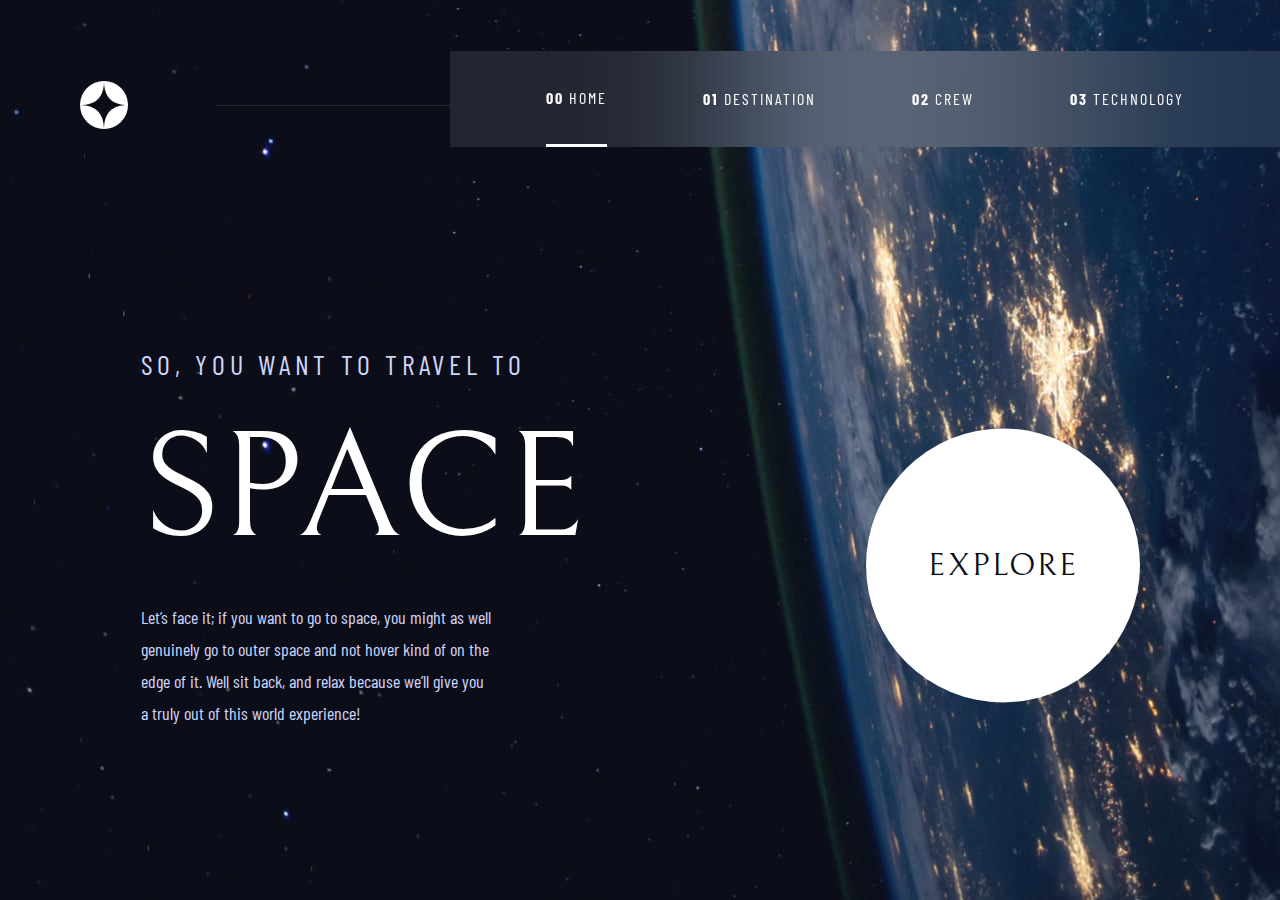
<file: index.html>
<!DOCTYPE html>
<html lang="en">
<head>
  <meta charset="UTF-8">
  <meta name="viewport" content="width=device-width, initial-scale=1.0">

  <link rel="icon" type="image/png" sizes="32x32" href="./assets/favicon-32x32.png">
  <link rel="preconnect" href="https://fonts.googleapis.com">
  <link rel="preconnect" href="https://fonts.gstatic.com" crossorigin>
  <link href="https://fonts.googleapis.com/css2?family=Barlow+Condensed&family=Merriweather&family=Montserrat:ital,wght@1,200&family=Sacramento&family=Ubuntu&display=swap" rel="stylesheet"> 
  <link rel="preconnect" href="https://fonts.googleapis.com">
  <link rel="preconnect" href="https://fonts.gstatic.com" crossorigin>
  <link href="https://fonts.googleapis.com/css2?family=Barlow+Condensed&family=Bellefair&family=Merriweather&family=Montserrat:ital,wght@1,200&family=Sacramento&family=Ubuntu&display=swap" rel="stylesheet"> 
  <title>Home | Space tourism website</title>
  <link rel="stylesheet" href="home.css">
</head>
<body>
  <div class="line"></div>
  <div class="navbar">
   <div class="logo">
    <img class="log" src="assets/shared/logo.svg">
   </div>
   <button class="burger" aria-controls="navtabs" aria-expanded="false">
    </button>
   <div id="navtabs" class="tabs" data-visible="false">
     <div class="first"></div>
     <div class="hometab ltab atab"><a href="#"><strong>00</strong> HOME</div></a>
     <div class="destinationtab ltab tab"><a href="destination-moon.html"><strong>01</strong> DESTINATION</div></a>
     <div class="crewtab ltab tab"><a href="crew-commander.html"><strong>02</strong> CREW</div></a>
     <div class="techtab ltab tab"><a href="technology-vehicle.html"><strong>03</strong> TECHNOLOGY</div></a>
    </div>
 </div>
 <div class="content">
   <div class="body1">
     <h5>SO, YOU WANT TO TRAVEL TO</h5>
     <h1>SPACE</h1>
     <p>Let’s face it; if you want to go to space, you might as well genuinely go to outer space and not hover kind of on the edge of it. Well sit back, and relax because we’ll give you a truly out of this world experience!</p>
    </div>
     <a class="exphov" href="destination-moon.html"> 
    <div class="exp">
      <p>EXPLORE</p>
      <div class="hov"></div>
    </div>
   </a>
  </div>
  <script src="script.js"></script>
</body>
</html>
</file>
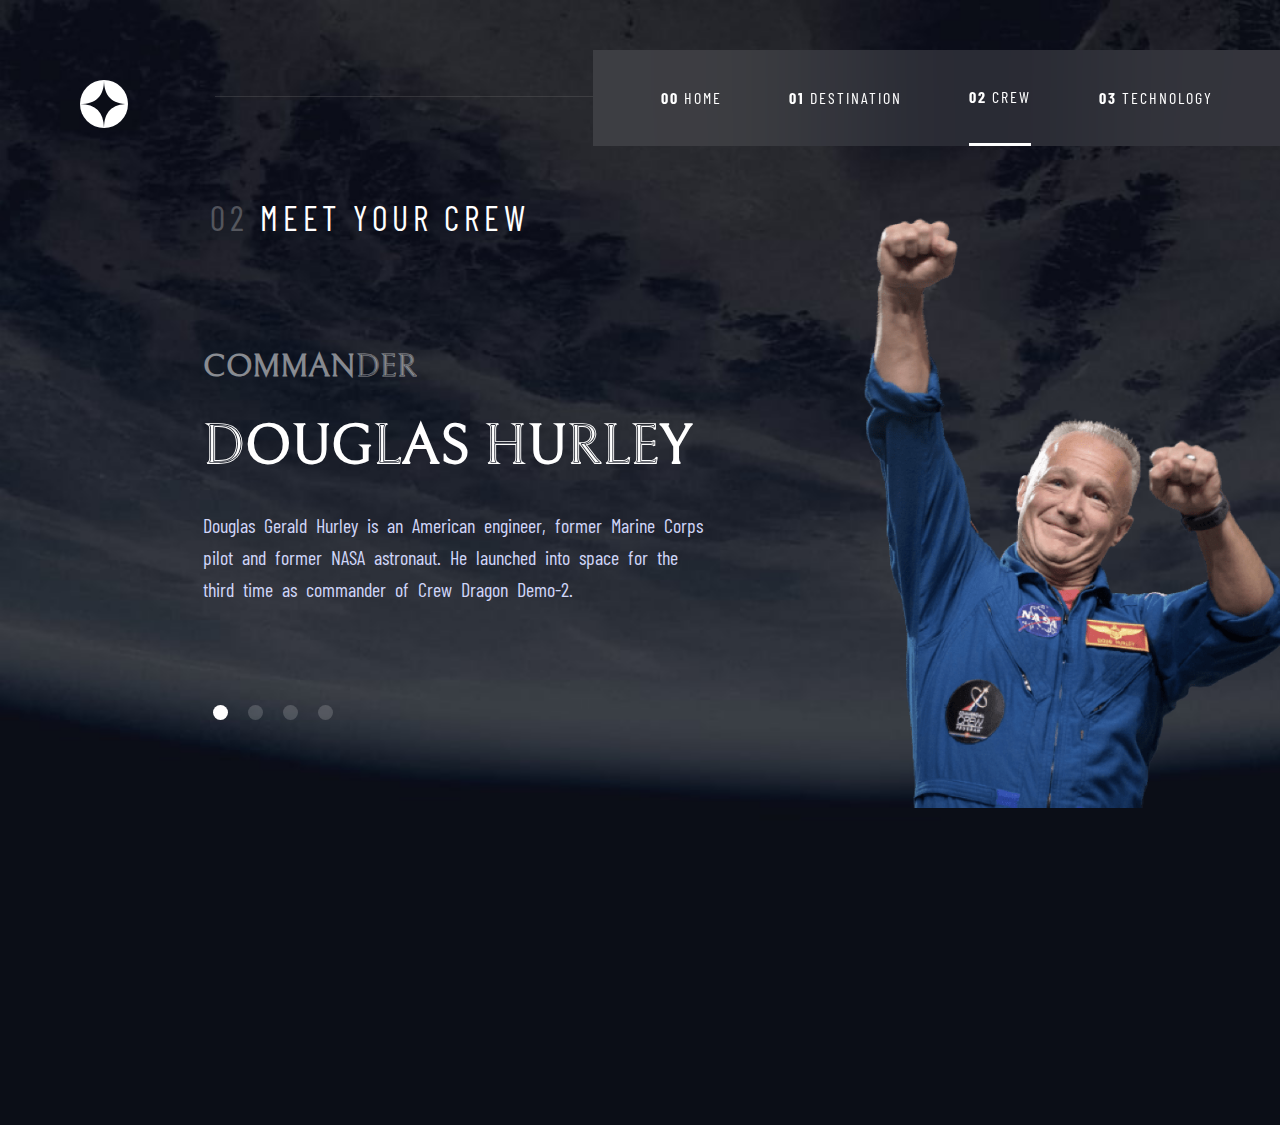
<file: crew-commander.html>
<!DOCTYPE html>
<html lang="en">
<head>
  <meta charset="UTF-8">
  <meta name="viewport" content="width=device-width, initial-scale=1.0">

  <link rel="icon" type="image/png" sizes="32x32" href="./assets/favicon-32x32.png">
  <link rel="preconnect" href="https://fonts.googleapis.com">
  <link rel="preconnect" href="https://fonts.gstatic.com" crossorigin>
  <link href="https://fonts.googleapis.com/css2?family=Barlow+Condensed&family=Merriweather&family=Montserrat:ital,wght@1,200&family=Sacramento&family=Ubuntu&display=swap" rel="stylesheet"> 
  <link rel="preconnect" href="https://fonts.googleapis.com">
  <link rel="preconnect" href="https://fonts.gstatic.com" crossorigin>
  <link href="https://fonts.googleapis.com/css2?family=Barlow+Condensed&family=Bellefair&family=Merriweather&family=Montserrat:ital,wght@1,200&family=Sacramento&family=Ubuntu&display=swap" rel="stylesheet"> 
  <title>Crew | Commander</title>
  <link rel="stylesheet" href="crew.css">
</head>
<body>
  <div class="navbar">
    <div class="logo">
     <img class="log" src="assets/shared/logo.svg">
    </div>
    <button class="burger" aria-controls="navtabs" aria-expanded="false">
    </button>
    <div id="navtabs" class="tabs" data-visible="false">
      <div class="first"></div>
      <div class="hometab tab"><a href="index.html"><strong>00</strong> HOME</div></a>
      <div class="destinationtab tab"><a href="destination-moon.html"><strong>01</strong> DESTINATION</div></a>
      <div class="crewtab atab"><a href="#"><strong>02</strong> CREW</div></a>
      <div class="techtab tab"><a href="technology-vehicle.html"><strong>03</strong> TECHNOLOGY</div></a>
     </div>
  </div>
  <div class="line"></div>
  

  <h5><span>02</span> MEET YOUR CREW</h5>

  <div class="content">
    <div class="body1">
      <h2>COMMANDER</h2>
      <h3>DOUGLAS HURLEY</h3>
      <p>Douglas Gerald Hurley is an American engineer, former Marine Corps pilot and former NASA astronaut. He launched into space for the third time as commander of Crew Dragon Demo-2.
      </p>
      <div class="sliders">
        <a href="#"><div class="active btn1"></div></a>
        <a href="crew-specialist.html"><div class="notact btn2"></div></a>
        <a href="crew-pilot.html"><div class="notact btn3"></div></a>
        <a href="crew-engineer.html"><div class="notact btn4"></div></a>
      </div>
    </div>
     <div class="pic">
       <img class="imag" src="assets/crew/image-douglas-hurley.png" height="590px" alt="">
     </div>
  </div>
  <script src="script.js"></script>
</body>
</html>
</file>
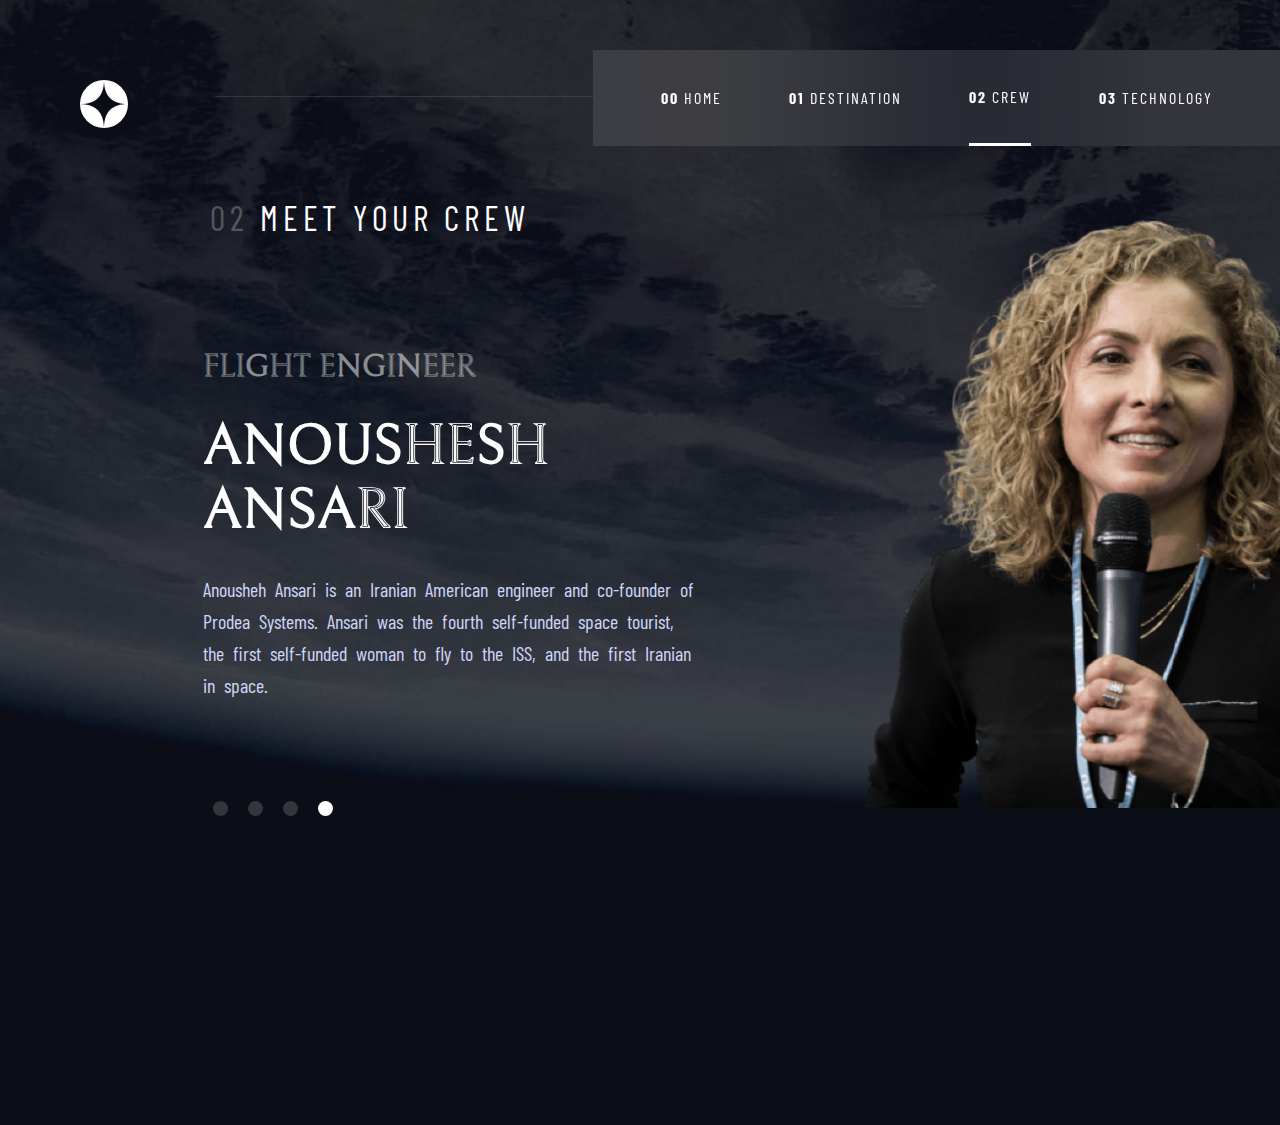
<file: crew-engineer.html>
<!DOCTYPE html>
<html lang="en">
<head>
  <meta charset="UTF-8">
  <meta name="viewport" content="width=device-width, initial-scale=1.0">

  <link rel="icon" type="image/png" sizes="32x32" href="./assets/favicon-32x32.png">
  <link rel="preconnect" href="https://fonts.googleapis.com">
  <link rel="preconnect" href="https://fonts.gstatic.com" crossorigin>
  <link href="https://fonts.googleapis.com/css2?family=Barlow+Condensed&family=Merriweather&family=Montserrat:ital,wght@1,200&family=Sacramento&family=Ubuntu&display=swap" rel="stylesheet"> 
  <link rel="preconnect" href="https://fonts.googleapis.com">
  <link rel="preconnect" href="https://fonts.gstatic.com" crossorigin>
  <link href="https://fonts.googleapis.com/css2?family=Barlow+Condensed&family=Bellefair&family=Merriweather&family=Montserrat:ital,wght@1,200&family=Sacramento&family=Ubuntu&display=swap" rel="stylesheet"> 
  <title>Crew | Engineer</title>
  <link rel="stylesheet" href="crew.css">
</head>
<body>
  <div class="navbar">
    <div class="logo">
     <img class="log" src="assets/shared/logo.svg">
    </div>
    <button class="burger" aria-controls="navtabs" aria-expanded="false">
    </button>
    <div id="navtabs" class="tabs" data-visible="false">
      <div class="first"></div>
      <div class="hometab tab"><a href="index.html"><strong>00</strong> HOME</div></a>
      <div class="destinationtab tab"><a href="destination-moon.html"><strong>01</strong> DESTINATION</div></a>
      <div class="crewtab atab"><a href="#"><strong>02</strong> CREW</div></a>
      <div class="techtab tab"><a href="technology-vehicle.html"><strong>03</strong> TECHNOLOGY</div></a>
     </div>
  </div>
  <div class="line"></div>
  

  <h5><span>02</span> MEET YOUR CREW</h5>

  <div class="content">
    <div class="body1">
      <h2>FLIGHT ENGINEER</h2>
      <h3>ANOUSHESH ANSARI</h3>
      <p>Anousheh Ansari is an Iranian American engineer and co-founder of Prodea Systems. Ansari was the fourth self-funded space tourist, the first self-funded woman to fly to the ISS, and the first Iranian in space. 
      </p>
      <div class="sliders">
        <a href="crew-commander.html"><div class="notact btn1"></div></a>
        <a href="crew-specialist.html"><div class="notact btn2"></div></a>
        <a href="crew-pilot.html"><div class="notact btn3"></div></a>
        <a href="#"><div class="active btn4"></div></a>
      </div>
    </div>
     <div class="pic">
       <img class="imag" src="assets/crew/image-anousheh-ansari.png" height="590px" alt="">
     </div>
  </div>
  <script src="script.js"></script>
</body>
</html>
</file>
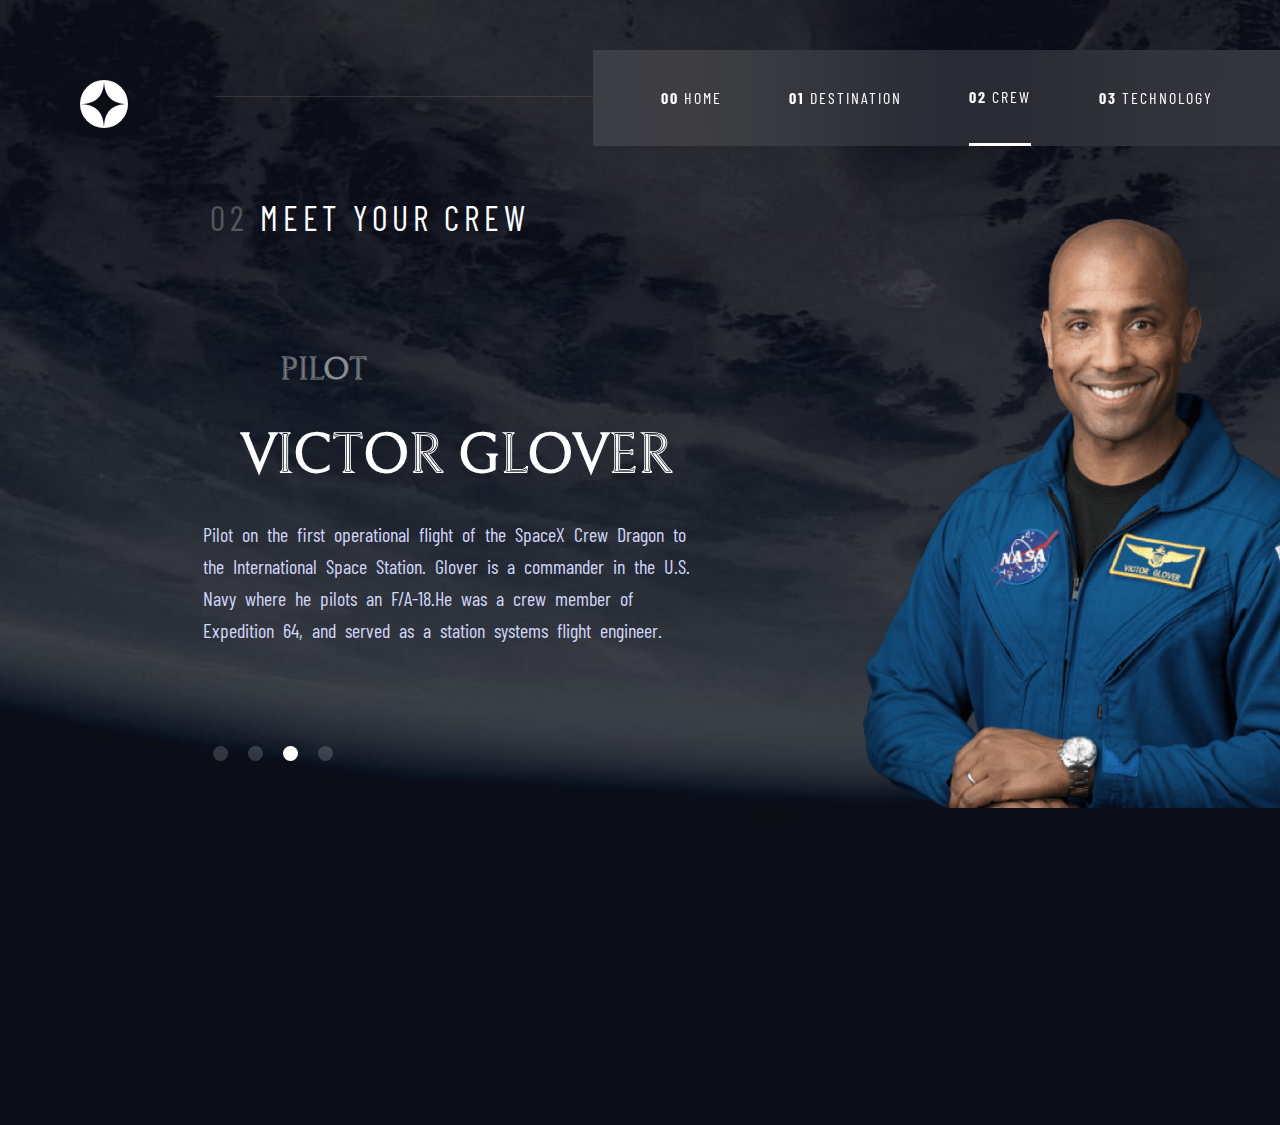
<file: crew-pilot.html>
<!DOCTYPE html>
<html lang="en">
<head>
  <meta charset="UTF-8">
  <meta name="viewport" content="width=device-width, initial-scale=1.0">

  <link rel="icon" type="image/png" sizes="32x32" href="./assets/favicon-32x32.png">
  <link rel="preconnect" href="https://fonts.googleapis.com">
  <link rel="preconnect" href="https://fonts.gstatic.com" crossorigin>
  <link href="https://fonts.googleapis.com/css2?family=Barlow+Condensed&family=Merriweather&family=Montserrat:ital,wght@1,200&family=Sacramento&family=Ubuntu&display=swap" rel="stylesheet"> 
  <link rel="preconnect" href="https://fonts.googleapis.com">
  <link rel="preconnect" href="https://fonts.gstatic.com" crossorigin>
  <link href="https://fonts.googleapis.com/css2?family=Barlow+Condensed&family=Bellefair&family=Merriweather&family=Montserrat:ital,wght@1,200&family=Sacramento&family=Ubuntu&display=swap" rel="stylesheet"> 
  <title>Crew | Pilot</title>
  <link rel="stylesheet" href="crew.css">
</head>
<body>
  <div class="navbar">
    <div class="logo">
     <img class="log" src="assets/shared/logo.svg">
    </div>
    <button class="burger" aria-controls="navtabs" aria-expanded="false">
    </button>
    <div id="navtabs" class="tabs" data-visible="false">
      <div class="first"></div>
      <div class="hometab tab"><a href="index.html"><strong>00</strong> HOME</div></a>
      <div class="destinationtab tab"><a href="destination-moon.html"><strong>01</strong> DESTINATION</div></a>
      <div class="crewtab atab"><a href="#"><strong>02</strong> CREW</div></a>
      <div class="techtab tab"><a href="technology-vehicle.html"><strong>03</strong> TECHNOLOGY</div></a>
     </div>
  </div>
  <div class="line"></div>
  

  <h5><span>02</span> MEET YOUR CREW</h5>

  <div class="content">
    <div class="body1">
      <h2><span class="pilotspan">...........</span>PILOT</h2>
      <h3><span class="pilotspan">..</span> VICTOR GLOVER</h3>
      <p>Pilot on the first operational flight of the SpaceX Crew Dragon to the International Space Station. Glover is a commander in the U.S. Navy where he pilots an F/A-18.He was a crew member of Expedition 64, and served as a station systems flight engineer. 
      </p>
      <div class="sliders">
        <a href="crew-commander.html"><div class="notact btn1"></div></a>
        <a href="crew-specialist.html"><div class="notact btn2"></div></a>
        <a href="#"><div class="active btn3"></div></a>
        <a href="crew-engineer.html"><div class="notact btn4"></div></a>
      </div>
    </div>
     <div class="pic">
       <img class="imag" src="assets/crew/image-victor-glover.png" height="590px" alt="">
     </div>
  </div>
  <script src="script.js"></script>
</body>
</html>
</file>
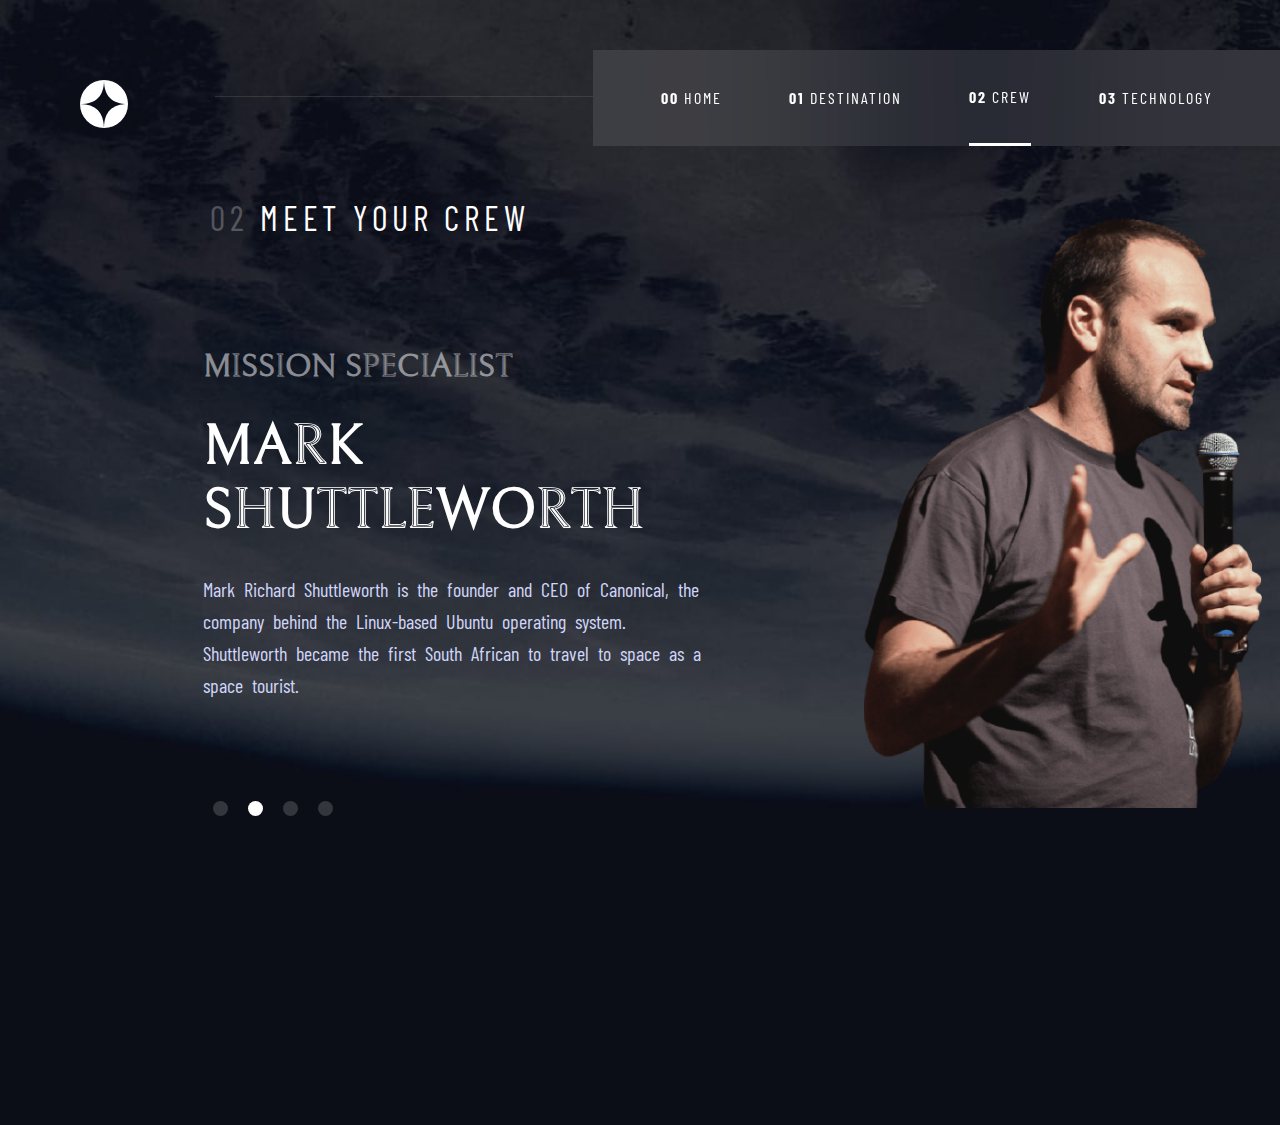
<file: crew-specialist.html>
<!DOCTYPE html>
<html lang="en">
<head>
  <meta charset="UTF-8">
  <meta name="viewport" content="width=device-width, initial-scale=1.0">

  <link rel="icon" type="image/png" sizes="32x32" href="./assets/favicon-32x32.png">
  <link rel="preconnect" href="https://fonts.googleapis.com">
  <link rel="preconnect" href="https://fonts.gstatic.com" crossorigin>
  <link href="https://fonts.googleapis.com/css2?family=Barlow+Condensed&family=Merriweather&family=Montserrat:ital,wght@1,200&family=Sacramento&family=Ubuntu&display=swap" rel="stylesheet"> 
  <link rel="preconnect" href="https://fonts.googleapis.com">
  <link rel="preconnect" href="https://fonts.gstatic.com" crossorigin>
  <link href="https://fonts.googleapis.com/css2?family=Barlow+Condensed&family=Bellefair&family=Merriweather&family=Montserrat:ital,wght@1,200&family=Sacramento&family=Ubuntu&display=swap" rel="stylesheet"> 
  <title>Crew | Specialist</title>
  <link rel="stylesheet" href="crew.css">
</head>
<body>
  <div class="navbar">
    <div class="logo">
     <img class="log" src="assets/shared/logo.svg">
    </div>
    <button class="burger" aria-controls="navtabs" aria-expanded="false">
    </button>
    <div id="navtabs" class="tabs" data-visible="false">
      <div class="first"></div>
      <div class="hometab tab"><a href="index.html"><strong>00</strong> HOME</div></a>
      <div class="destinationtab tab"><a href="destination-moon.html"><strong>01</strong> DESTINATION</div></a>
      <div class="crewtab atab"><a href="#"><strong>02</strong> CREW</div></a>
      <div class="techtab tab"><a href="technology-vehicle.html"><strong>03</strong> TECHNOLOGY</div></a>
     </div>
  </div>
  <div class="line"></div>
  

  <h5><span>02</span> MEET YOUR CREW</h5>

  <div class="content">
    <div class="body1">
      <h2>MISSION SPECIALIST</h2>
      <h3>MARK SHUTTLEWORTH</h3>
      <p>Mark Richard Shuttleworth is the founder and CEO of Canonical, the company behind the Linux-based Ubuntu operating system. Shuttleworth became the first South African to travel to space as a space tourist.
      </p>
      <div class="sliders">
        <a href="crew-commander.html"><div class="notact btn1"></div></a>
        <a href="#"><div class="active btn2"></div></a>
        <a href="crew-pilot.html"><div class="notact btn3"></div></a>
        <a href="crew-engineer.html"><div class="notact btn4"></div></a>
      </div>
    </div>
     <div class="pic">
       <img class="imag" src="assets/crew/image-mark-shuttleworth.png" height="590px" alt="">
     </div>
  </div>
  <script src="script.js"></script>
</body>
</html>
</file>
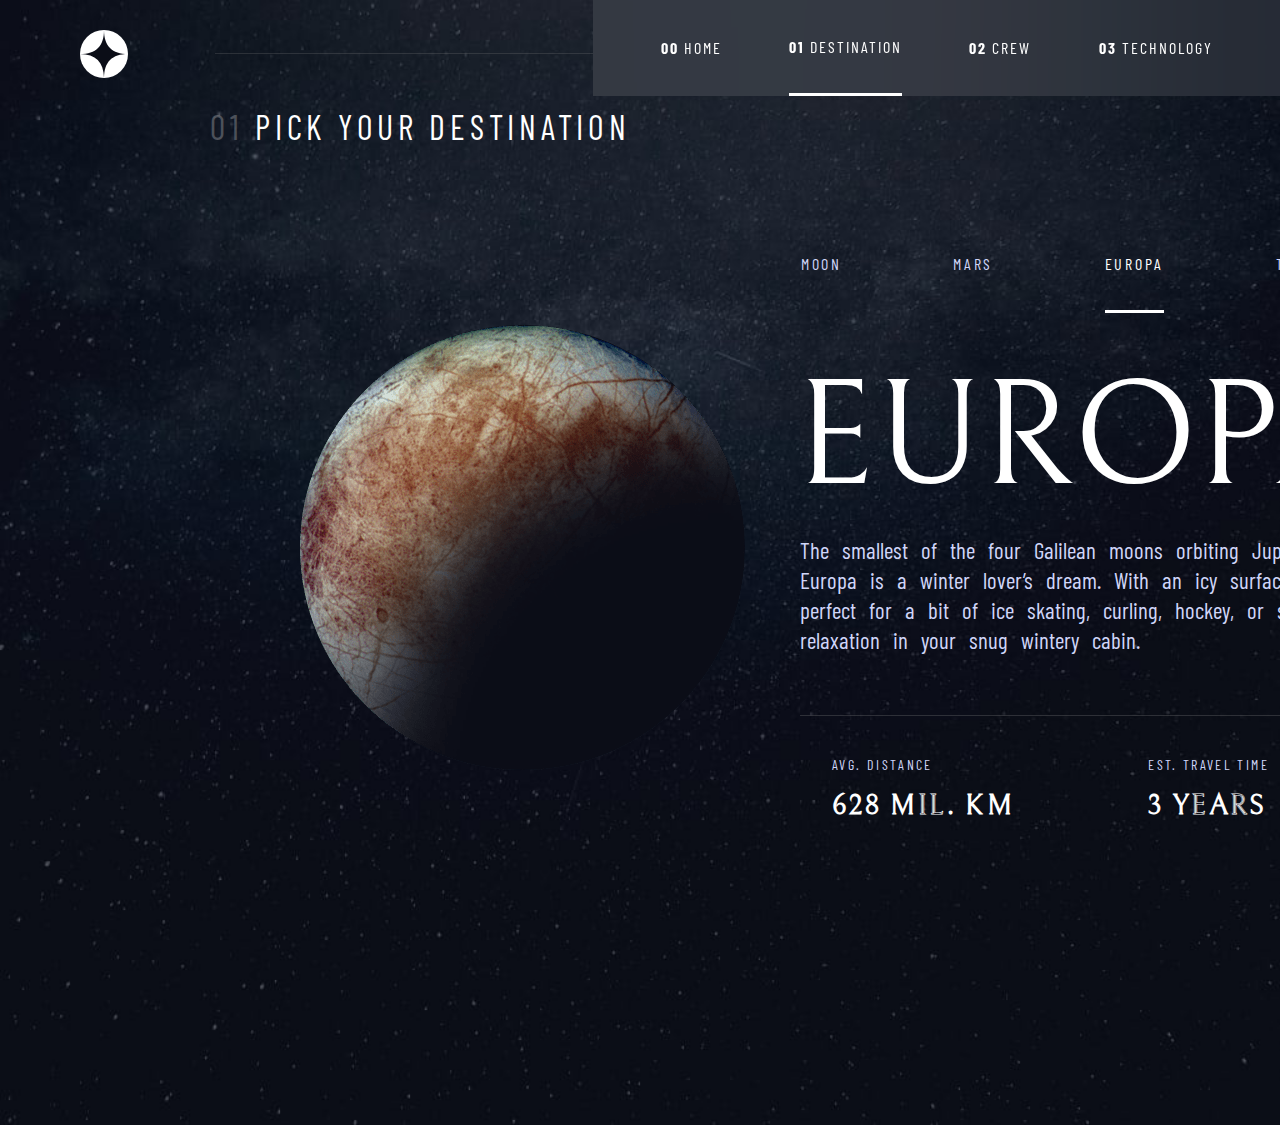
<file: destination-europa.html>
<!DOCTYPE html>
<html lang="en">
<head>
  <meta charset="UTF-8">
  <meta name="viewport" content="width=device-width, initial-scale=1.0">

  <link rel="icon" type="image/png" sizes="32x32" href="./assets/favicon-32x32.png">
  <link rel="preconnect" href="https://fonts.googleapis.com">
  <link rel="preconnect" href="https://fonts.gstatic.com" crossorigin>
  <link href="https://fonts.googleapis.com/css2?family=Barlow+Condensed&family=Merriweather&family=Montserrat:ital,wght@1,200&family=Sacramento&family=Ubuntu&display=swap" rel="stylesheet"> 
  <link rel="preconnect" href="https://fonts.googleapis.com">
  <link rel="preconnect" href="https://fonts.gstatic.com" crossorigin>
  <link href="https://fonts.googleapis.com/css2?family=Barlow+Condensed&family=Bellefair&family=Merriweather&family=Montserrat:ital,wght@1,200&family=Sacramento&family=Ubuntu&display=swap" rel="stylesheet"> 
  <title>Destination | EUROPA</title>
  <link rel="stylesheet" href="destination.css">
</head>
<body>
  <div class="navbar">
    <div class="logo">
     <img class="log" src="assets/shared/logo.svg">
    </div>
    <button class="burger" aria-controls="navtabs" aria-expanded="false">
    </button>
    <div id="navtabs" class="tabs" data-visible="false">
      <div class="first"></div>
      <div class="hometab tab"><a href="index.html"><strong>00</strong> HOME</div></a>
      <div class="destinationtab atab"><a href="#"><strong>01</strong> DESTINATION</div></a>
      <div class="crewtab tab"><a href="crew-commander.html"><strong>02</strong> CREW</div></a>
      <div class="techtab tab"><a href="technology-vehicle.html"><strong>03</strong> TECHNOLOGY</div></a>
     </div>
  </div>
  <div class="line"></div>
  

  <h5><span>01</span> PICK YOUR DESTINATION</h5>

  <div class="content">
    <div class="pic">
      <img class="planet" src="assets/destination/image-europa.png">
    </div>
    <div class="body1">
      <div class="subtabs">
        <div class="notact moon"><a href="destination-moon.html">MOON</a></div>
        <div class="notact mars"><a href="destination-mars.html">MARS</a></div>
        <div class="active europa"><a href="#">EUROPA</a></div>
        <div class="notact titan"><a href="destination-titan.html">TITAN</a></div>
      </div>
      <h2>EUROPA</h2>
      <p>The smallest of the four Galilean moons orbiting Jupiter, Europa is a winter lover’s dream. With an icy surface, it’s perfect for a bit of ice skating, curling, hockey, or simple relaxation in your snug wintery cabin.
      </p>
      <div class="line1"></div>
      <div class="calc">
        <div class="head">
          <div>AVG. DISTANCE</div>
          <br>
          <h4>628 MIL. KM</h4>
        </div>
        <div class="head">
          <div>EST. TRAVEL TIME</div>
          <br>
          <h4>3 YEARS</h4>
        </div>
      </div>
    </div>  
  </div>
  <script src="script.js"></script>
</body>
</html>
</file>
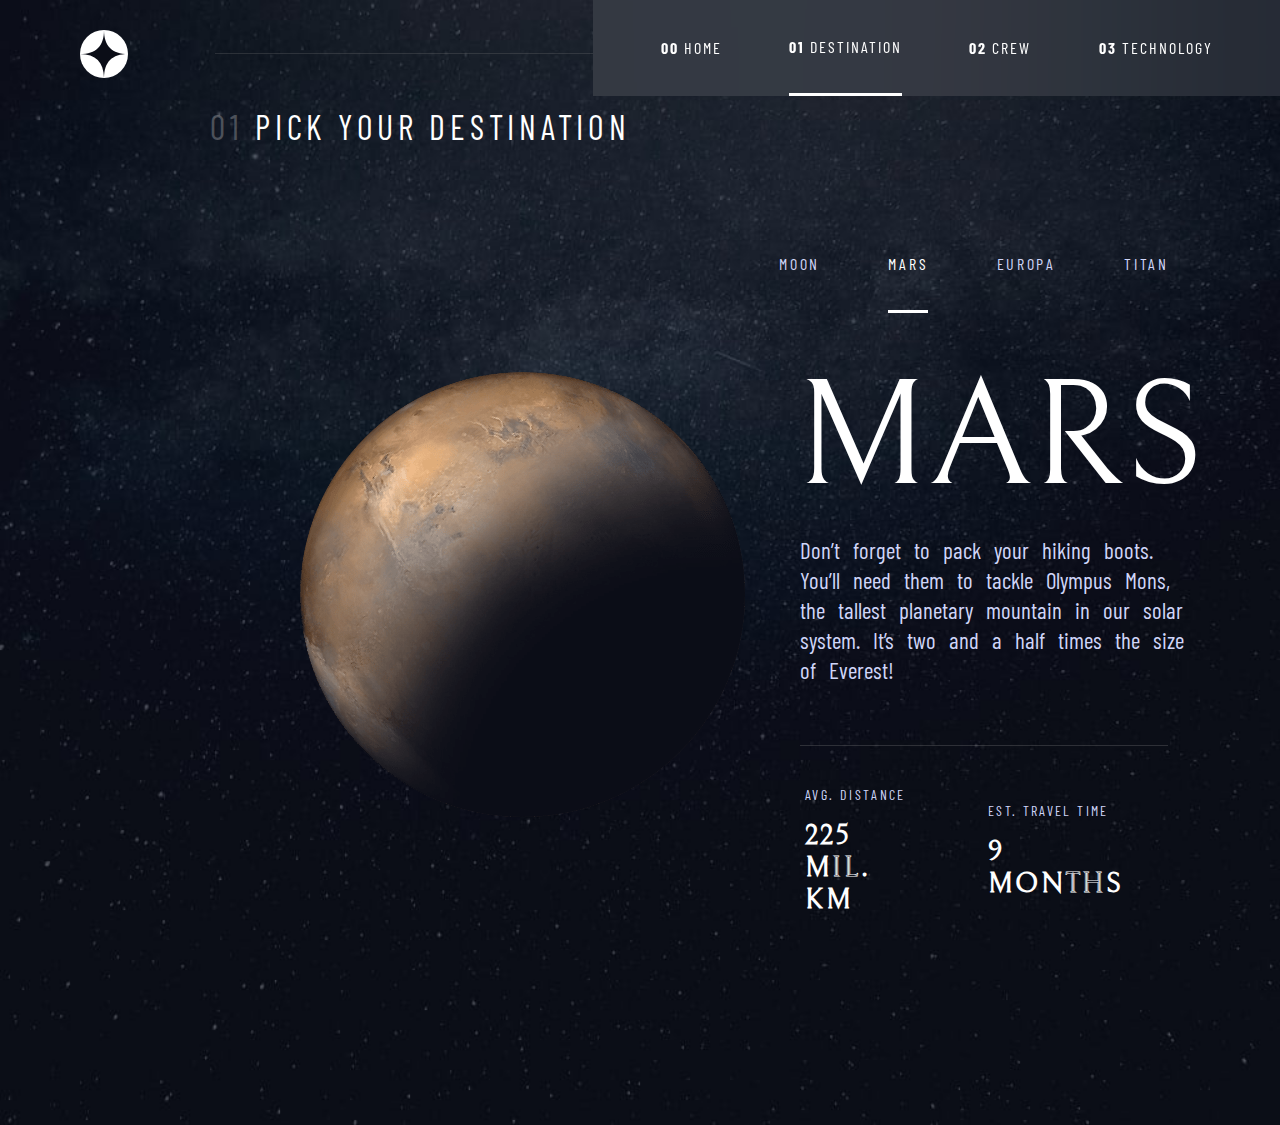
<file: destination-mars.html>
<!DOCTYPE html>
<html lang="en">
<head>
  <meta charset="UTF-8">
  <meta name="viewport" content="width=device-width, initial-scale=1.0">

  <link rel="icon" type="image/png" sizes="32x32" href="./assets/favicon-32x32.png">
  <link rel="preconnect" href="https://fonts.googleapis.com">
  <link rel="preconnect" href="https://fonts.gstatic.com" crossorigin>
  <link href="https://fonts.googleapis.com/css2?family=Barlow+Condensed&family=Merriweather&family=Montserrat:ital,wght@1,200&family=Sacramento&family=Ubuntu&display=swap" rel="stylesheet"> 
  <link rel="preconnect" href="https://fonts.googleapis.com">
  <link rel="preconnect" href="https://fonts.gstatic.com" crossorigin>
  <link href="https://fonts.googleapis.com/css2?family=Barlow+Condensed&family=Bellefair&family=Merriweather&family=Montserrat:ital,wght@1,200&family=Sacramento&family=Ubuntu&display=swap" rel="stylesheet"> 
  <title>Destination | MARS</title>
  <link rel="stylesheet" href="destination.css">
</head>
<body>
  <div class="navbar">
    <div class="logo">
     <img class="log" src="assets/shared/logo.svg">
    </div>
    <button class="burger" aria-controls="navtabs" aria-expanded="false">
    </button>
    <div id="navtabs" class="tabs" data-visible="false">
      <div class="first"></div>
      <div class="hometab tab"><a href="index.html"><strong>00</strong> HOME</div></a>
      <div class="destinationtab atab"><a href="#"><strong>01</strong> DESTINATION</div></a>
      <div class="crewtab tab"><a href="crew-commander.html"><strong>02</strong> CREW</div></a>
      <div class="techtab tab"><a href="technology-vehicle.html"><strong>03</strong> TECHNOLOGY</div></a>
     </div>
  </div>
  <div class="line"></div>
  

  <h5><span>01</span> PICK YOUR DESTINATION</h5>

  <div class="content">
    <div class="pic">
      <img class="planet" src="assets/destination/image-mars.png">
    </div>
    <div class="body1">
      <div class="subtabs">
        <div class="notact moon"><a href="destination-moon.html">MOON</a></div>
        <div class="active mars"><a href="#">MARS</a></div>
        <div class="notact europa"><a href="destination-europa.html">EUROPA</a></div>
        <div class="notact titan"><a href="destination-titan.html">TITAN</a></div>
      </div>
      <h2>MARS</h2>
      <p>Don’t forget to pack your hiking boots. You’ll need them to tackle Olympus Mons, the tallest planetary mountain in our solar system. It’s two and a half times the size of Everest!
      </p>
      <div class="line1"></div>
      <div class="calc">
        <div class="head">
          <div>AVG. DISTANCE</div>
          <br>
          <h4>225 MIL. KM</h4>
        </div>
        <div class="head">
          <div>EST. TRAVEL TIME</div>
          <br>
          <h4>9 MONTHS</h4>
        </div>
      </div>
    </div>  
  </div>
  <script src="script.js"></script>
</body>
</html>
</file>
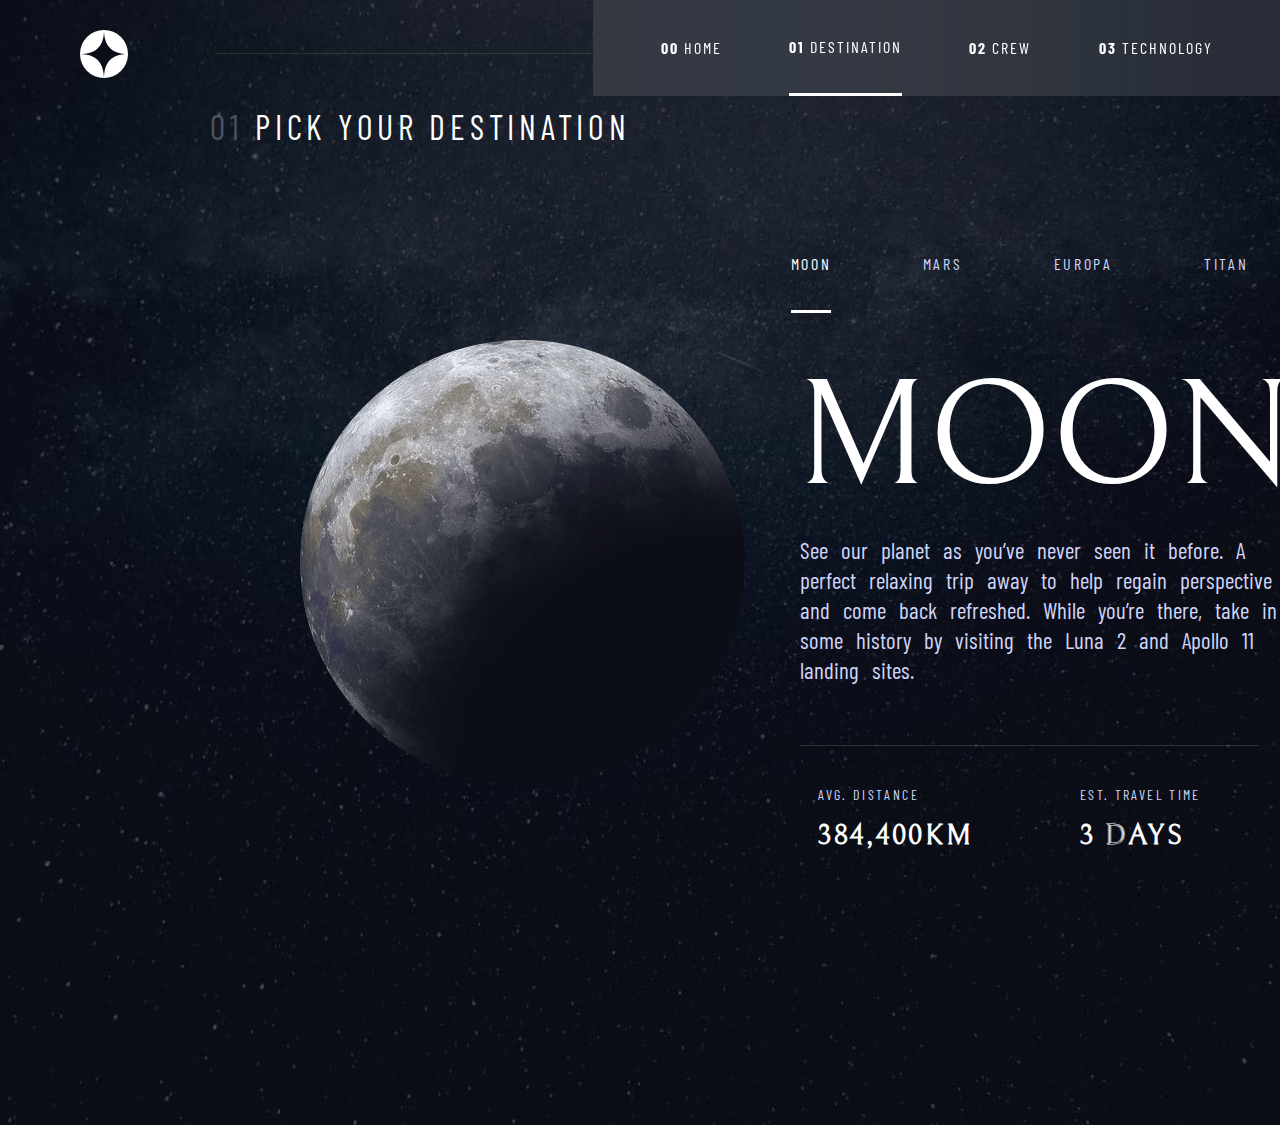
<file: destination-moon.html>
<!DOCTYPE html>
<html lang="en">
<head>
  <meta charset="UTF-8">
  <meta name="viewport" content="width=device-width, initial-scale=1.0">

  <link rel="icon" type="image/png" sizes="32x32" href="./assets/favicon-32x32.png">
  <link rel="preconnect" href="https://fonts.googleapis.com">
  <link rel="preconnect" href="https://fonts.gstatic.com" crossorigin>
  <link href="https://fonts.googleapis.com/css2?family=Barlow+Condensed&family=Merriweather&family=Montserrat:ital,wght@1,200&family=Sacramento&family=Ubuntu&display=swap" rel="stylesheet"> 
  <link rel="preconnect" href="https://fonts.googleapis.com">
  <link rel="preconnect" href="https://fonts.gstatic.com" crossorigin>
  <link href="https://fonts.googleapis.com/css2?family=Barlow+Condensed&family=Bellefair&family=Merriweather&family=Montserrat:ital,wght@1,200&family=Sacramento&family=Ubuntu&display=swap" rel="stylesheet"> 
  <title>Destination | MOON</title>
  <link rel="stylesheet" href="destination.css">
</head>
<body>
  <div class="navbar">
    <div class="logo">
     <img class="log" src="assets/shared/logo.svg">
    </div>
    <button class="burger" aria-controls="navtabs" aria-expanded="false">
    </button>
    <div id="navtabs" class="tabs" data-visible="false">
      <div class="first"></div>
      <div class="hometab tab"><a href="index.html"><strong>00</strong> HOME</div></a>
      <div class="destinationtab atab"><a href="#"><strong>01</strong> DESTINATION</div></a>
      <div class="crewtab tab"><a href="crew-commander.html"><strong>02</strong> CREW</div></a>
      <div class="techtab tab"><a href="technology-vehicle.html"><strong>03</strong> TECHNOLOGY</div></a>
     </div>
  </div>
  <div class="line"></div>
  

  <h5><span>01</span> PICK YOUR DESTINATION</h5>

  <div class="content">
    <div class="pic">
      <img class="planet" src="assets/destination/image-moon.png">
    </div>
    <div class="body1">
      <div class="subtabs">
        <div class="active moon"><a href="#">MOON</a></div>
        <div class="notact mars"><a href="destination-mars.html">MARS</a></div>
        <div class="notact europa"><a href="destination-europa.html">EUROPA</a></div>
        <div class="notact titan"><a href="destination-titan.html">TITAN</a></div>
      </div>
      <h2>MOON</h2>
      <p>See our planet as you’ve never seen it before. A perfect relaxing trip away to help regain perspective and come back refreshed. While you’re there, take in some history by visiting the Luna 2 and Apollo 11 landing sites.
      </p>
      <div class="line1"></div>
      <div class="calc">
        <div class="head">
          <div>AVG. DISTANCE</div>
          <br>
          <h4>384,400KM</h4>
        </div>
        <div class="head">
          <div>EST. TRAVEL TIME</div>
          <br>
          <h4>3 DAYS</h4>
        </div>
      </div>
    </div>  
  </div>
  <script src="script.js"></script>
</body>
</html>
</file>
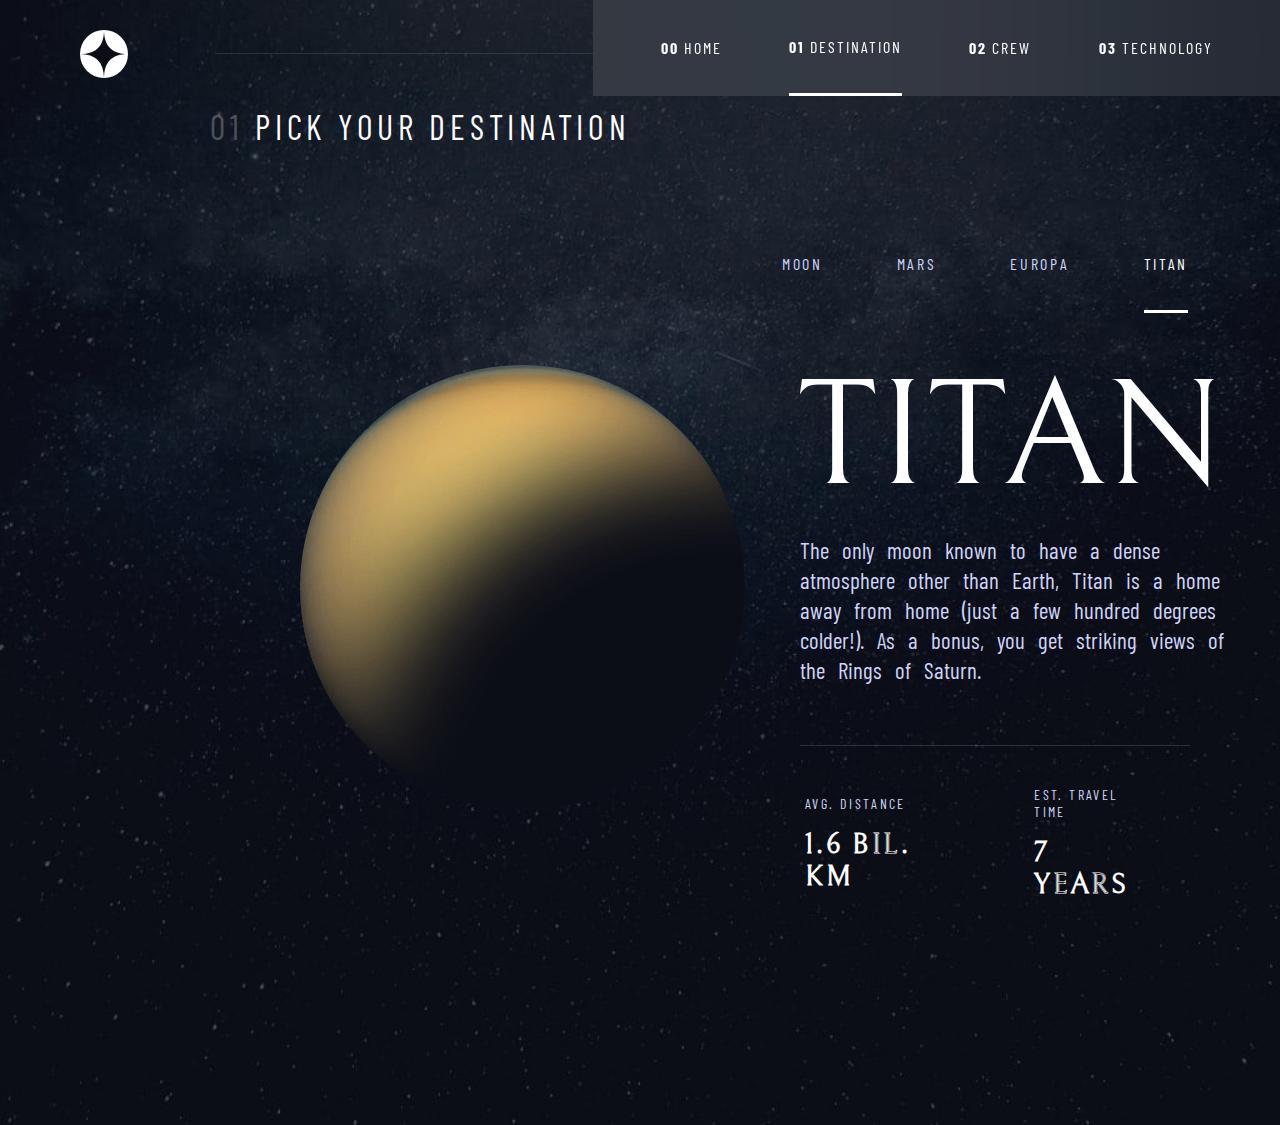
<file: destination-titan.html>
<!DOCTYPE html>
<html lang="en">
<head>
  <meta charset="UTF-8">
  <meta name="viewport" content="width=device-width, initial-scale=1.0">

  <link rel="icon" type="image/png" sizes="32x32" href="./assets/favicon-32x32.png">
  <link rel="preconnect" href="https://fonts.googleapis.com">
  <link rel="preconnect" href="https://fonts.gstatic.com" crossorigin>
  <link href="https://fonts.googleapis.com/css2?family=Barlow+Condensed&family=Merriweather&family=Montserrat:ital,wght@1,200&family=Sacramento&family=Ubuntu&display=swap" rel="stylesheet"> 
  <link rel="preconnect" href="https://fonts.googleapis.com">
  <link rel="preconnect" href="https://fonts.gstatic.com" crossorigin>
  <link href="https://fonts.googleapis.com/css2?family=Barlow+Condensed&family=Bellefair&family=Merriweather&family=Montserrat:ital,wght@1,200&family=Sacramento&family=Ubuntu&display=swap" rel="stylesheet"> 
  <title>Destination | TITAN</title>
  <link rel="stylesheet" href="destination.css">
</head>
<body>
  <div class="navbar">
    <div class="logo">
     <img class="log" src="assets/shared/logo.svg">
    </div>
    <button class="burger" aria-controls="navtabs" aria-expanded="false">
    </button>
    <div id="navtabs" class="tabs" data-visible="false">
      <div class="first"></div>
      <div class="hometab tab"><a href="index.html"><strong>00</strong> HOME</div></a>
      <div class="destinationtab atab"><a href="#"><strong>01</strong> DESTINATION</div></a>
      <div class="crewtab tab"><a href="crew-commander.html"><strong>02</strong> CREW</div></a>
      <div class="techtab tab"><a href="technology-vehicle.html"><strong>03</strong> TECHNOLOGY</div></a>
     </div>
  </div>
  <div class="line"></div>
  

  <h5><span>01</span> PICK YOUR DESTINATION</h5>

  <div class="content">
    <div class="pic">
      <img class="planet" src="assets/destination/image-titan.png">
    </div>
    <div class="body1">
      <div class="subtabs">
        <div class="notact moon"><a href="destination-moon.html">MOON</a></div>
        <div class="notact mars"><a href="destination-mars.html">MARS</a></div>
        <div class="notact europa"><a href="destination-europa.html">EUROPA</a></div>
        <div class="active titan"><a href="#">TITAN</a></div>
      </div>
      <h2>TITAN</h2>
      <p>The only moon known to have a dense atmosphere other than Earth, Titan is a home away from home (just a few hundred degrees colder!). As a bonus, you get striking views of the Rings of Saturn.
      </p>
      <div class="line1"></div>
      <div class="calc">
        <div class="head">
          <div>AVG. DISTANCE</div>
          <br>
          <h4>1.6 BIL. KM</h4>
        </div>
        <div class="head">
          <div>EST. TRAVEL TIME</div>
          <br>
          <h4>7 YEARS</h4>
        </div>
      </div>
    </div>  
  </div>
  <script src="script.js"></script>
</body>
</html>
</file>
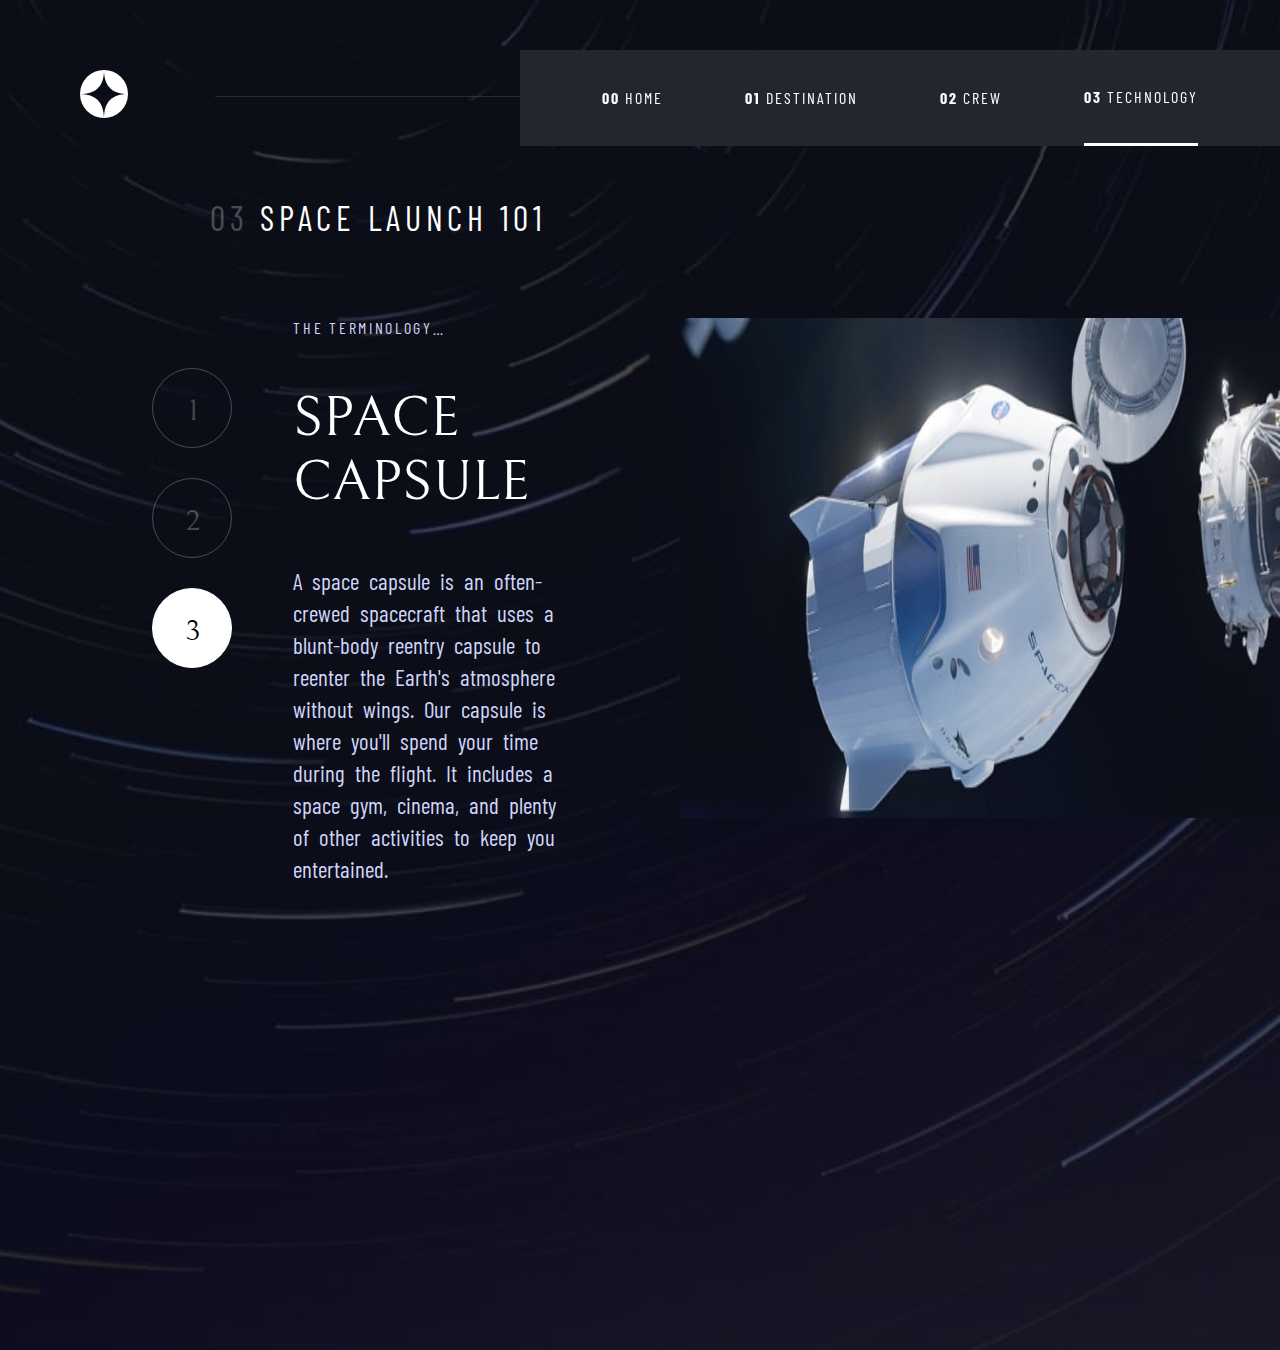
<file: technology-capsule.html>
<!DOCTYPE html>
<html lang="en">
<head>
  <meta charset="UTF-8">
  <meta name="viewport" content="width=device-width, initial-scale=1.0">

  <link rel="icon" type="image/png" sizes="32x32" href="./assets/favicon-32x32.png">
  <link rel="preconnect" href="https://fonts.googleapis.com">
  <link rel="preconnect" href="https://fonts.gstatic.com" crossorigin>
  <link href="https://fonts.googleapis.com/css2?family=Barlow+Condensed&family=Merriweather&family=Montserrat:ital,wght@1,200&family=Sacramento&family=Ubuntu&display=swap" rel="stylesheet"> 
  <link rel="preconnect" href="https://fonts.googleapis.com">
  <link rel="preconnect" href="https://fonts.gstatic.com" crossorigin>
  <link href="https://fonts.googleapis.com/css2?family=Barlow+Condensed&family=Bellefair&family=Merriweather&family=Montserrat:ital,wght@1,200&family=Sacramento&family=Ubuntu&display=swap" rel="stylesheet"> 
  <title>Technology | Capsule</title>
  <link rel="stylesheet" href="tech.css">
</head>
<body>
  <div class="navbar">
    <div class="logo">
     <img class="log" src="assets/shared/logo.svg">
    </div>
    <button class="burger" aria-controls="navtabs" aria-expanded="false">
    </button>
    <div id="navtabs" class="tabs" data-visible="false">
      <div class="first"></div>
      <div class="hometab tab"><a href="index.html"><strong>00</strong> HOME</div></a>
      <div class="destinationtab tab"><a href="destination-moon.html"><strong>01</strong> DESTINATION</div></a>
      <div class="crewtab tab"><a href="crew-commander.html"><strong>02</strong> CREW</div></a>
      <div class="techtab atab"><a href="#"><strong>03</strong> TECHNOLOGY</div></a>
     </div>
  </div>
  <div class="line"></div>
  

  <h5><span>03</span> SPACE LAUNCH 101 </h5>

  <div class="content">
     <div class="sliders">
        <a href="technology-vehicle.html"><div class="notact btn1"><div class="num">1</div></div></a>
        <a href="technology-spaceport.html"><div class="notact btn2"><div class="num">2</div></div></a>
        <a href="#"><div class="active btn3"><div class="num">3</div></div></a>
    </div>
    <div class="body1">
      <div class="head1">THE TERMINOLOGY…</div>
      <div class="head2">SPACE CAPSULE</div>
      <p>A space capsule is an often-crewed spacecraft that uses a blunt-body reentry capsule to reenter the Earth's atmosphere without wings. Our capsule is where you'll spend your time during the flight. It includes a space gym, cinema, and plenty of other activities to keep you entertained.
      </p>
    </div>
    <div class="pic">
       <img class="imag" src="assets/technology/image-space-capsule-landscape.jpg" alt="">
    </div>
  </div>
  <script src="script.js"></script>
</body>
</html>
</file>
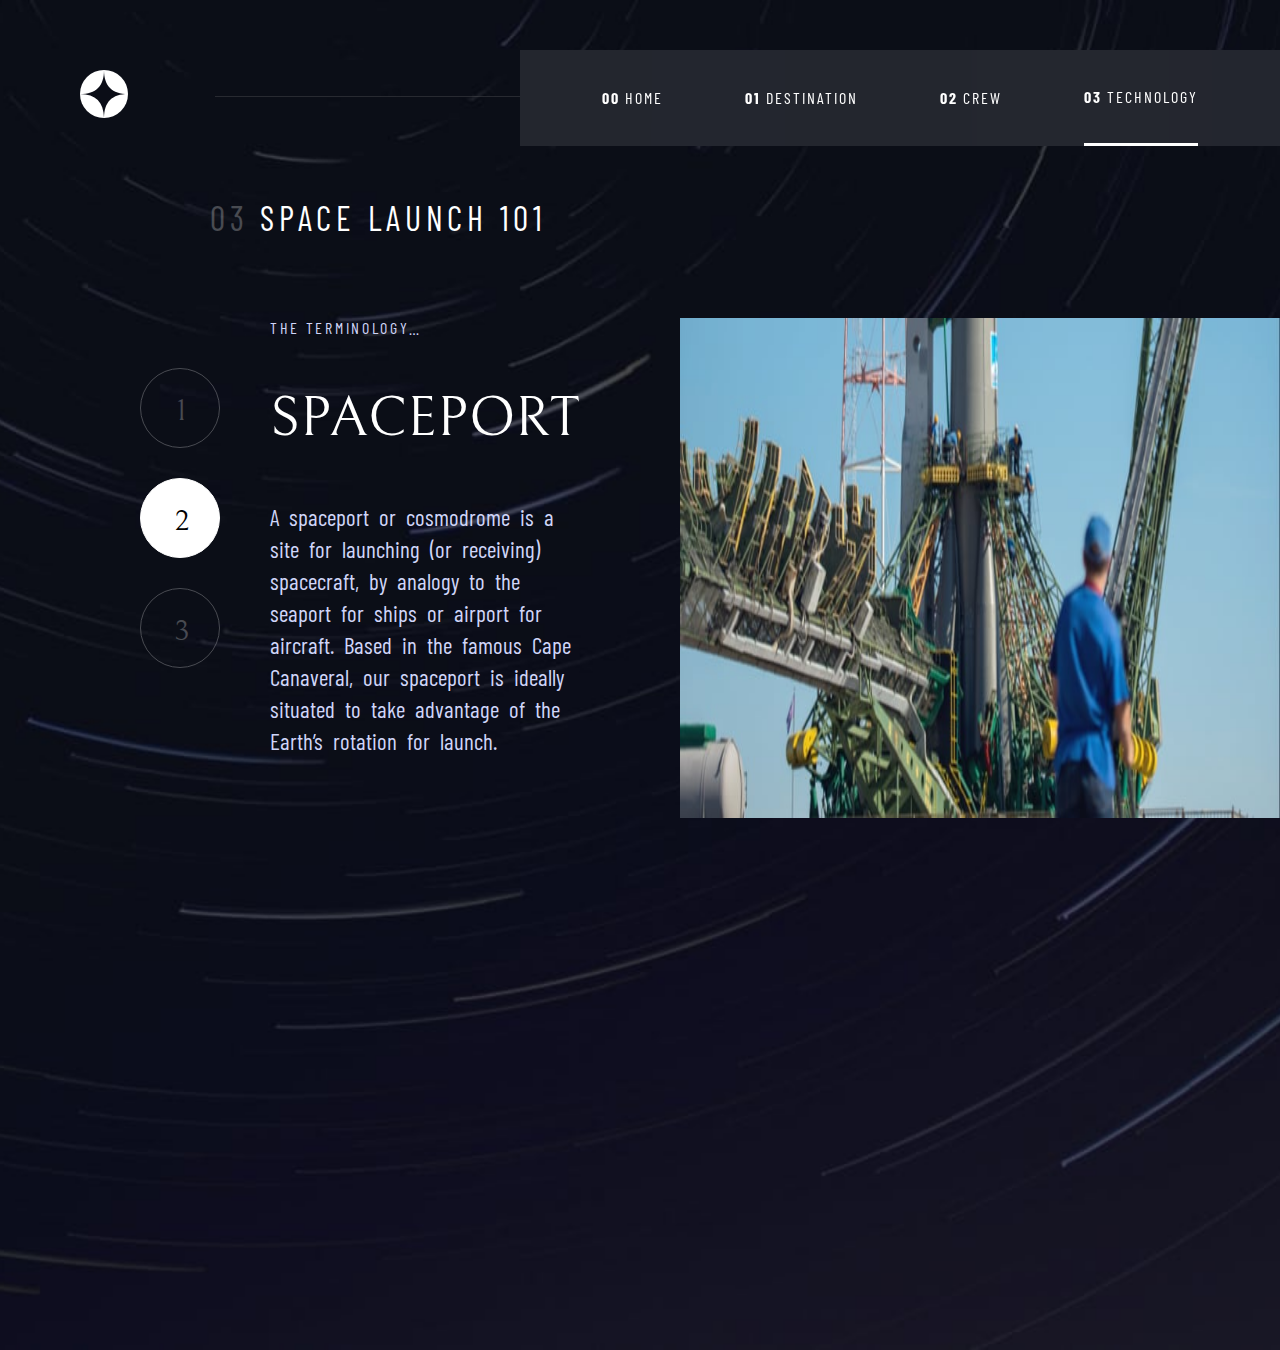
<file: technology-spaceport.html>
<!DOCTYPE html>
<html lang="en">
<head>
  <meta charset="UTF-8">
  <meta name="viewport" content="width=device-width, initial-scale=1.0">

  <link rel="icon" type="image/png" sizes="32x32" href="./assets/favicon-32x32.png">
  <link rel="preconnect" href="https://fonts.googleapis.com">
  <link rel="preconnect" href="https://fonts.gstatic.com" crossorigin>
  <link href="https://fonts.googleapis.com/css2?family=Barlow+Condensed&family=Merriweather&family=Montserrat:ital,wght@1,200&family=Sacramento&family=Ubuntu&display=swap" rel="stylesheet"> 
  <link rel="preconnect" href="https://fonts.googleapis.com">
  <link rel="preconnect" href="https://fonts.gstatic.com" crossorigin>
  <link href="https://fonts.googleapis.com/css2?family=Barlow+Condensed&family=Bellefair&family=Merriweather&family=Montserrat:ital,wght@1,200&family=Sacramento&family=Ubuntu&display=swap" rel="stylesheet"> 
  <title>Technology | Spaceport</title>
  <link rel="stylesheet" href="tech.css">
</head>
<body>
  <div class="navbar">
    <div class="logo">
     <img class="log" src="assets/shared/logo.svg">
    </div>
    <button class="burger" aria-controls="navtabs" aria-expanded="false">
    </button>
    <div id="navtabs" class="tabs" data-visible="false">
      <div class="first"></div>
      <div class="hometab tab"><a href="index.html"><strong>00</strong> HOME</div></a>
      <div class="destinationtab tab"><a href="destination-moon.html"><strong>01</strong> DESTINATION</div></a>
      <div class="crewtab tab"><a href="crew-commander.html"><strong>02</strong> CREW</div></a>
      <div class="techtab atab"><a href="#"><strong>03</strong> TECHNOLOGY</div></a>
     </div>
  </div>
  <div class="line"></div>
  

  <h5><span>03</span> SPACE LAUNCH 101 </h5>

  <div class="content">
     <div class="sliders">
        <a href="technology-vehicle.html"><div class="notact btn1"><div class="num">1</div></div></a>
        <a href="#"><div class="active btn2"><div class="num">2</div></div></a>
        <a href="technology-capsule.html"><div class="notact btn3"><div class="num">3</div></div></a>
    </div>
    <div class="body1">
      <div class="head1">THE TERMINOLOGY…</div>
      <div class="head2">SPACEPORT</div>
      <p>A spaceport or cosmodrome is a site for launching (or receiving) spacecraft, by analogy to the seaport for ships or airport for aircraft. Based in the famous Cape Canaveral, our spaceport is ideally situated to take advantage of the Earth’s rotation for launch.
      </p>
    </div>
    <div class="pic">
       <img class="imag" src="assets/technology/image-spaceport-landscape.jpg" height="500px" width="600px"alt="">
    </div>
  </div>
  <script src="script.js"></script>
</body>
</html>
</file>
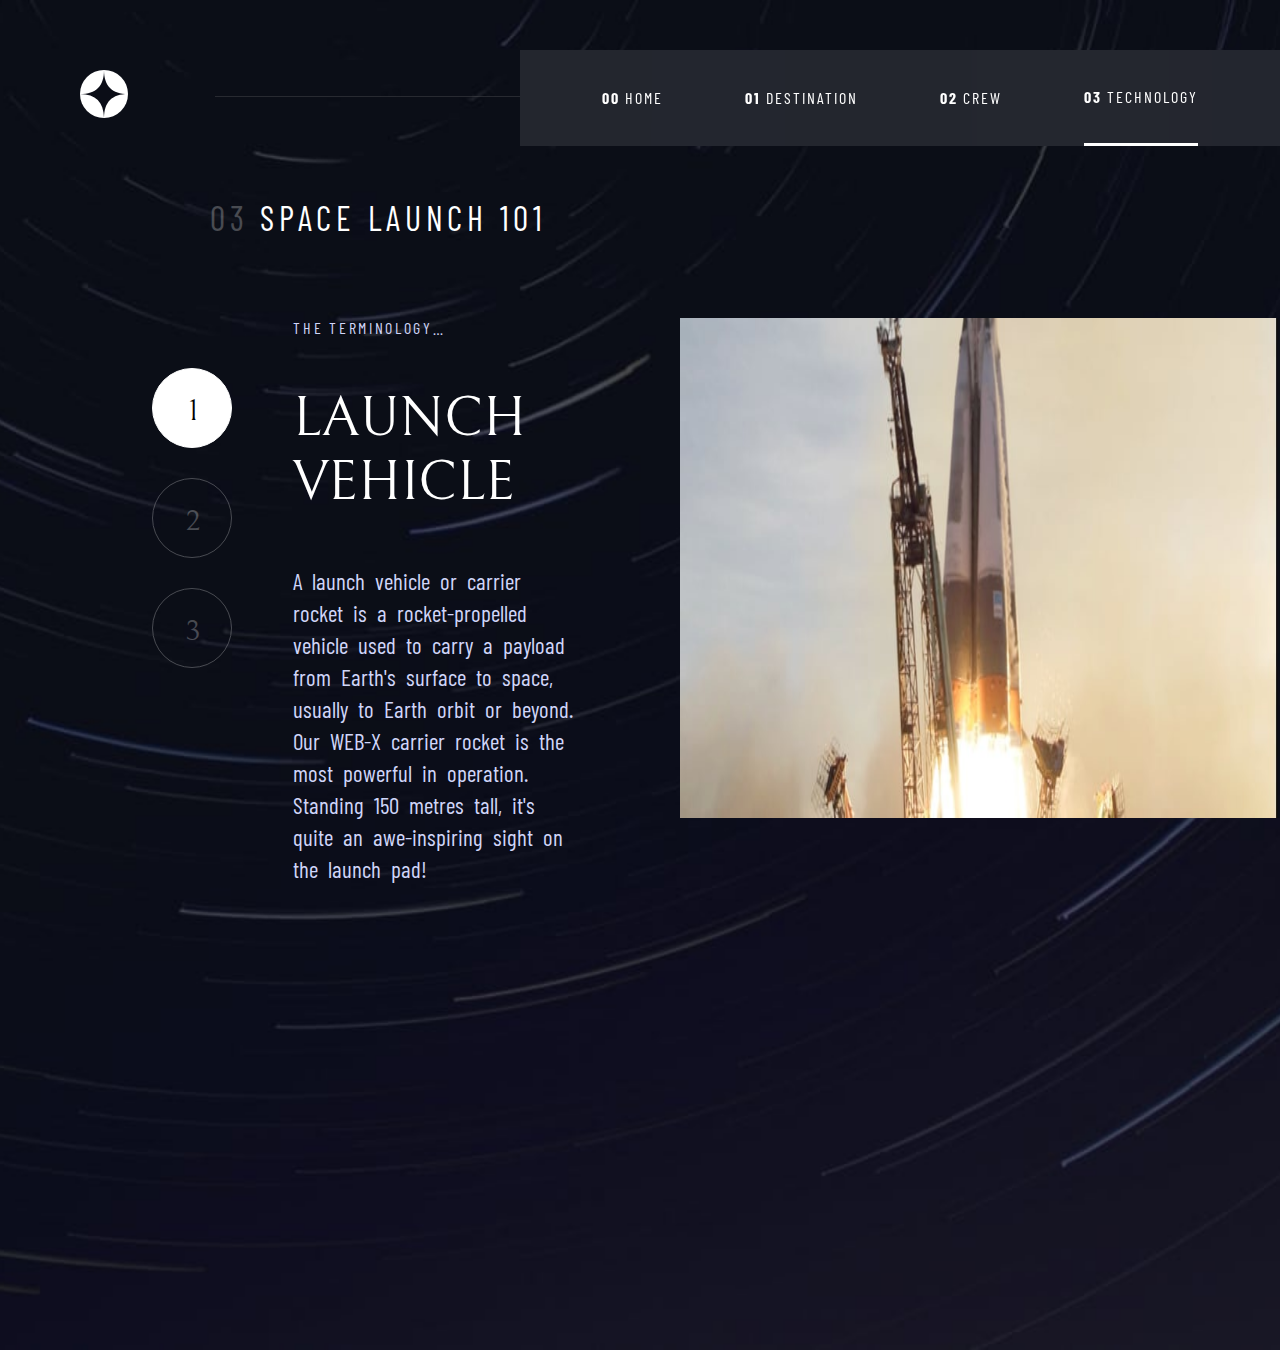
<file: technology-vehicle.html>
<!DOCTYPE html>
<html lang="en">
<head>
  <meta charset="UTF-8">
  <meta name="viewport" content="width=device-width, initial-scale=1.0">

  <link rel="icon" type="image/png" sizes="32x32" href="./assets/favicon-32x32.png">
  <link rel="preconnect" href="https://fonts.googleapis.com">
  <link rel="preconnect" href="https://fonts.gstatic.com" crossorigin>
  <link href="https://fonts.googleapis.com/css2?family=Barlow+Condensed&family=Merriweather&family=Montserrat:ital,wght@1,200&family=Sacramento&family=Ubuntu&display=swap" rel="stylesheet"> 
  <link rel="preconnect" href="https://fonts.googleapis.com">
  <link rel="preconnect" href="https://fonts.gstatic.com" crossorigin>
  <link href="https://fonts.googleapis.com/css2?family=Barlow+Condensed&family=Bellefair&family=Merriweather&family=Montserrat:ital,wght@1,200&family=Sacramento&family=Ubuntu&display=swap" rel="stylesheet"> 
  <title>Technology | Vehicle</title>
  <link rel="stylesheet" href="tech.css">
</head>
<body>
  <div class="navbar">
    <div class="logo">
     <img class="log" src="assets/shared/logo.svg">
    </div>
    <button class="burger" aria-controls="navtabs" aria-expanded="false">
    </button>
    <div id="navtabs" class="tabs" data-visible="false">
      <div class="first"></div>
      <div class="hometab tab"><a href="index.html"><strong>00</strong> HOME</div></a>
      <div class="destinationtab tab"><a href="destination-moon.html"><strong>01</strong> DESTINATION</div></a>
      <div class="crewtab tab"><a href="crew-commander.html"><strong>02</strong> CREW</div></a>
      <div class="techtab atab"><a href="#"><strong>03</strong> TECHNOLOGY</div></a>
     </div>
  </div>
  <div class="line"></div>
  

  <h5><span>03</span> SPACE LAUNCH 101 </h5>

  <div class="content">
     <div class="sliders">
        <a href="#"><div class="active btn1"><div class="num">1</div></div></a>
        <a href="technology-spaceport.html"><div class="notact btn2"><div class="num">2</div></div></a>
        <a href="technology-capsule.html"><div class="notact btn3"><div class="num">3</div></div></a>
    </div>
    <div class="body1">
      <div class="head1">THE TERMINOLOGY…</div>
      <div class="head2">LAUNCH VEHICLE</div>
      <p>A launch vehicle or carrier rocket is a rocket-propelled vehicle used to carry a payload from Earth's surface to space, usually to Earth orbit or beyond. Our WEB-X carrier rocket is the most powerful in operation. Standing 150 metres tall, it's quite an awe-inspiring sight on the launch pad!
      </p>
    </div>
    <div class="pic">
       <img class="imag" src="assets/technology/image-launch-vehicle-landscape.jpg" alt="">
    </div>
  </div>
  <script src="script.js"></script>
</body>
</html>
</file>
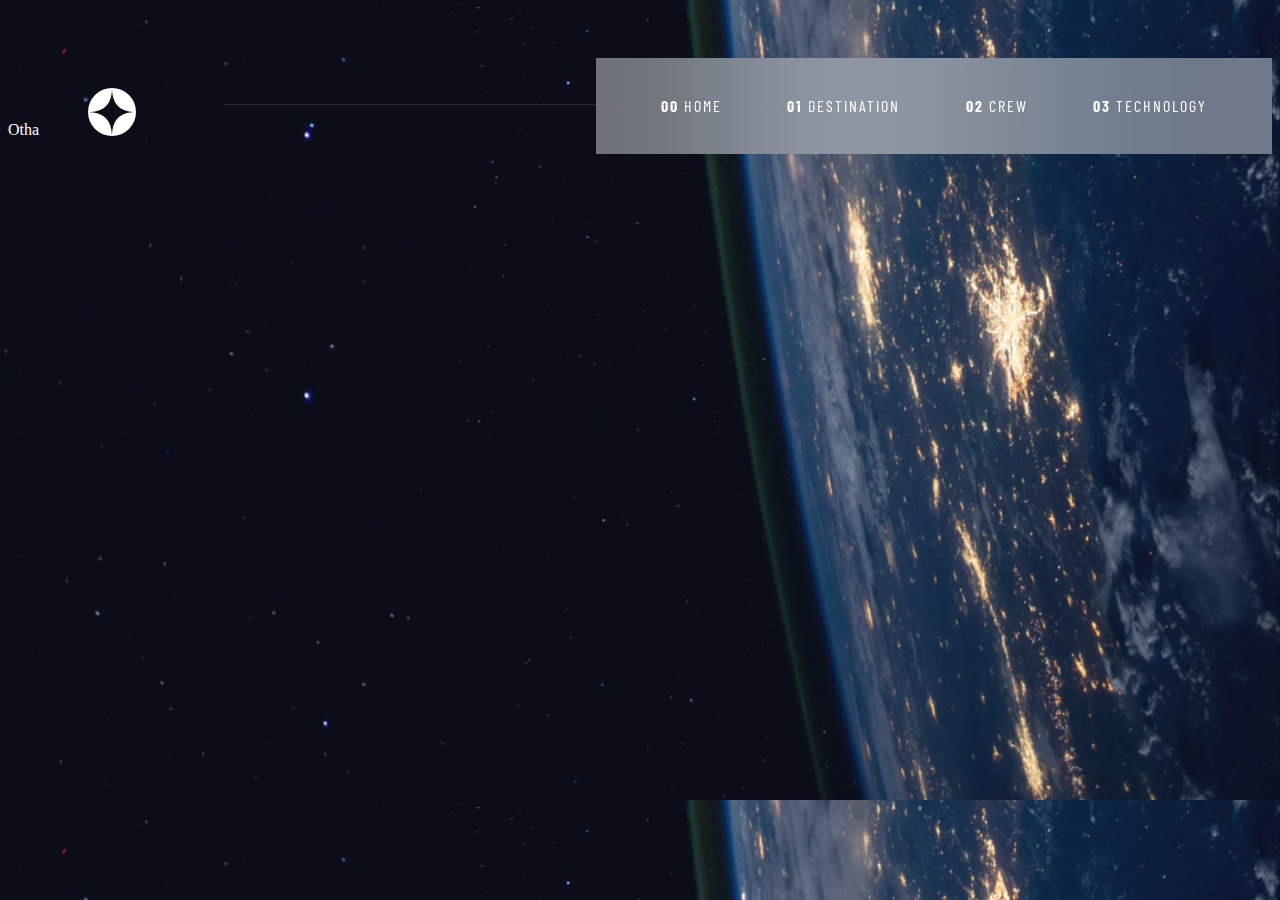
<file: test.html>
<!DOCTYPE html>
<html lang="en">
<head>
  <meta charset="UTF-8">
  <meta name="viewport" content="width=device-width, initial-scale=1.0">

  <link rel="icon" type="image/png" sizes="32x32" href="./assets/favicon-32x32.png">
  <link rel="preconnect" href="https://fonts.googleapis.com">
  <link rel="preconnect" href="https://fonts.gstatic.com" crossorigin>
  <link href="https://fonts.googleapis.com/css2?family=Barlow+Condensed&family=Merriweather&family=Montserrat:ital,wght@1,200&family=Sacramento&family=Ubuntu&display=swap" rel="stylesheet"> 
  <title>Frontend Mentor | Space tourism website</title>
  <link rel="stylesheet" href="test.css">
</head>
<body>
   <div class="navbar">
   <div class="logo">
    <img src="assets/shared/logo.svg">
   </div>
   <div class="tabs">
     <div class="tab"><strong>00</strong> HOME</div>
     <div class="tab"><strong>01</strong> DESTINATION</div>
     <div class="tab"><strong>02</strong> CREW</div>
     <div class="tab"><strong>03</strong> TECHNOLOGY</div>
    </div>
 </div>
 <div class="line"></div> 
  
<p id="demo"></p>
<script>
   const orig = ["t","e","s","t"];
   var currsite=window.location.href;
   var len=currsite.length;
   const htm = [];
   var posS;
   var posE;
   var flag;
   var j = 0;
    for(var i=len;i>=0;i--){
      if(currsite[i]==='/'){
       posS=i+1;
       break;
      }
    }
    for(var i=len;i>=0;i--){
      if(currsite[i]==='.'){
       posE=i;
       break;
      }
    }
    for(var k=posS;k<posE;k++){
      htm[j] = currsite[k];
      j++;
    }
  if(JSON.stringify(orig)==JSON.stringify(htm)){
  document.getElementById("demo").innerHTML = "Otha";
  } 
</script>
</body>
</html>
</file>
<file: home.css>
*{

    padding: 0;
    margin: 0;
    box-sizing: border-box;
}

body{

    background-image: url(assets/home/background-home-desktop.jpg);
    height: 100vh;
    background-size: cover;
    background-repeat: no-repeat;
    background-position: center center;
}

a{

    color: inherit;
    text-decoration: none;
}

.navbar{

     display: flex;
     justify-content: space-around;
}

.line{

    position: relative;
    left: 215px;
    top: 105px;
    width : 620px;
    border-top: 1px solid grey;
    opacity: 0.25;
    mix-blend-mode: normal;
}

.logo{   

    margin-right: 100px;
    position: relative;
    top: 80px;
    left: 80px;     
    flex: 1 1 200px;
    flex-wrap: wrap;
    z-index: 999;
}

button{

    display: none;
}

.tabs{

    position: relative;
    top: 50px;
    height: 96px;
    width: 830px;
    background: rgba(255, 255, 255, 0.1);
    backdrop-filter: blur(81.5485px);
    color: #ffffff;
    display: flex;
    justify-content: space-evenly;
    align-items: center;
    font-family: 'Barlow Condensed', sans-serif;
    letter-spacing: 2px;
    flex-wrap: wrap;
    font-size: 16px;
}

.first{

    display: none;
}

.atab{

    border-bottom:  solid #ffffff;
    line-height: 93px;
} 

.tab{

    line-height: 93px;
}   

.tab::after {

    content: '';
    display: block;
    width: 0;
    height: 2px;
    background: #ffffff;
    opacity: 0.5;
    transition: width .3s;
}

.tab:hover::after {

    width: 100%;
}

.content{

    margin-top: calc(100vh - 650px);
    display: flex;
    justify-content: space-around;
    align-items: center;
}

h5{
    
    color: #d0d6f9;
    font-family: 'Barlow Condensed',sans-serif;
    font-weight: 400;
    font-size: 28px;
    line-height: 34px;
    letter-spacing: 4.725px;
    flex:1 1 100px;
    flex-wrap: wrap;
}

h1{

    margin : 24px 0px;
    color: #ffffff;
    font-family: 'Bellefair', sans-serif;
    font-weight: normal;
    font-size: 150px;
    line-height: 172px;
    flex:1 1 100px;
    flex-wrap: wrap;
}

p{

    color: #d0d6f9;
    font-family: 'Barlow Condensed',sans-serif;
    font-style: normal;
    font-weight: normal;
    font-size: 18px;
    line-height: 32px;
    width: 350px;
    flex:1 1 100px;
    flex-wrap: wrap;
}

.exp{

    position: relative;
    background-color: #ffffff;
    width: 274px;
    height: 274px;
    border-radius: 50%;
    display: flex;
    align-items: center;
    justify-content: center;
    transform: translateY(10%);
}

.exp p{

    color: #0b0d17;
    font-family: 'Bellefair', sans-serif;
    align-items: flex-start;
    flex-wrap: wrap;
    flex:0 1 100px;
    font-weight: normal;
    font-size: 32px;
    line-height: 37px;
    letter-spacing: 2px;
}

 .hov{

    position: absolute;
    height: 250px;
    width: 250px;
    border-radius: 50%;
    z-index: -1;
}

.exp:hover > .hov{

    background-color: #ffffff;
    opacity: 0.2;
    animation: growUp 0.5s;
    animation-iteration-count: 1;
    animation-fill-mode: forwards;
} 

@keyframes growUp {

    0% { transform: scale(0);}
    100% { transform: scale(1.5);}   
}
/* media queries */
/* responsive desktop */
/* vertical */

@media(max-height:705px) {

    .content{

        margin-top: 10px;
    }
    h5{

        font-size: 20px;
    }
    h1{

        font-size: 70px;
    }
    .logo{

        top: 30px;
    }
    .tabs{

        top: 0;
    }
    .line{

        top:53px;
    }
}
@media(max-height:705px) and (min-height:651px){

    h1{

        font-size: calc(100vh - 575px);
    }
}
@media(max-height:705px) and (min-height:699px){

    h5{

        font-size: calc(100vh - 681px);
    }
}
@media(max-height:400px){

    body{

        height: 334vh;
    }
}
/* horizontal */
@media(max-width:836px) {

    body{

        height:120vh;
    }
    .line{

        left: 202px;
        width: 169px
    }
}

/* responsive tablet */
@media (max-width:768px){

    body{

        background-image: url(assets/home/background-home-tablet.jpg); 
        height: 120vh;
        width: 100vw;
        background-size: cover;
        background-repeat: no-repeat;
        background-position: center center;
    }
    .line{

        display: none;
    }
    .logo{

        top:25px;
        left:50px;
        margin-right: 0px;
    }
    .tabs{

        position: relative;
        top: 0px;
        height: 100px;
        width: 600px;
        background: rgba(255, 255, 255, 0.1);
        backdrop-filter: blur(81.5485px);
        color: #ffffff;
        display: flex;
        justify-content: space-around;
        align-items: center;
        font-family: 'Barlow Condensed', sans-serif;
        letter-spacing: 2px;
        flex-wrap: wrap;
        font-size: 16px;
    }
    strong{
         display: none;
    }
    .content{

        margin-top: calc(100vh - 700px);
        flex-direction: column;
        position: absolute;
        left:180px;
        margin-left: 20px;
        top:0;
        justify-content: flex-start;
        align-items: center;
    }
    h5{
    
        position: relative;
        top:-70px;
        left: 20px;
        font-size: 24px;
        flex-wrap: wrap;
    }
    h1{
    
        position: relative;
        top:-70px;
        right: 30px;
        width: 50%;
        flex-wrap: wrap;
    }
    p{
    
        position: relative;
        top:-70px;
        width: 65%;
        text-align: center;
        flex-wrap: wrap;
    }
    .exp{

        position: relative;
        left:-100px;
        flex-wrap: wrap;
    }
    .exp p{

        position: relative;
        top: 5px;
        left: 5px;
    }

}

/* vertical */

@media (max-width:768px) and (max-height:880px){

    .content{

        margin-top: 220px;
    }
    h5{

        font-size: 20px;
        left: 20px;
    }
    h1{

        font-size: 70px;
        text-align: center;
        right: 0;
        left: 30px;
        margin: 0;
    }
}


/* horizontal */
@media (max-width:600px){

    .content{

        margin-left: 0;
    }
    h5{

        font-size: 20px;
        left: 20px;
        width: 50%;
    }
    h1{

        font-size: 70px;
        text-align: center;
        right: 0;
        left: 30px;
        margin: 0;
    }
    .exp{

        left: -58px;
    }

}
@media (max-width:768px) and (max-height:781px){

    body{

        height:200vh;
    }
}
@media (max-width:768px) and (max-height:500px){

    body{

        height:300vh;
    }
}
@media(max-width:768px) and (max-height:300px){

    body{
        height: 504vh;
    }
}

/* mobile */
@media (max-width:420px){

    button{

        display: block;
    }
    body{

        background-image: url(assets/home/background-home-mobile.jpg); 
        height: 110vh;
        width: 100vw;
        background-size: cover;
        background-repeat: no-repeat;
        background-position: center center;
        overflow: hidden;
    }
    .line{
       
        display: none;
    }
    .logo{

        top:24px;
        left:24px;
        
    }
    .log{

        height: 40px;
        width: 40px;
    }
    .tabs{

        position: fixed;
        inset: 0 0 0 36%;
        height: 100vh;
        flex-direction: column;
        justify-content: flex-start;
        align-items: flex-start;
        z-index: 1000;
        transform: translateX(60%);
        transition: transform 350ms ease-in;

    }
    .tabs[data-visible="true"]{
        transform: translateX(0%);
    }
    .ltab{

        margin-left: 30px;
    }
    .burger{

        position: absolute;
        top:33px;
        right: 33px;
        z-index: 9999;
        width: 21px;
        background: url("assets/shared/icon-hamburger.svg");
        background-repeat: no-repeat;
        border: 0;
        aspect-ratio: 1;

    }
    .first{

        display: block;
        margin-top: 20px;
    }
    .burger[aria-expanded="true"]{

        background: url("assets/shared/icon-close.svg");
    }
    strong{
         display: inline;
    }
     .content{

        position: relative;
        top: 0px;
        left: 0px;
        bottom: 0px;
        right: 0px;
        margin-top: 58px;
    }
    h5{
    
         position: relative;
        top:0px;
        left: 0px; 
        font-size: 14px;
        width: 100%;
        text-align: center;
        flex-wrap: wrap;
    }

    h1{
    
        position: relative;
        top:0px;
        left: 80px;
        text-align: center;
        flex-wrap: wrap;
        font-size: 80px;
        margin: 0;
        line-height: 100px;
    }
    p{
    
        position: relative;
        top:0px;
        left:43px;
        width: 75%;
        white-space: pre-wrap;
        text-align: center;
        flex-wrap: wrap;
        font-size: 15px;
        line-height: 25px;
    }
    .exp{

        position: relative;
        left:0px;
        margin-top: 81px;
        margin-left: 0px;
        flex-wrap: wrap;
        height: 150px;
        width: 150px;
    }
    .exp p{

        position: relative;
        font-size: 20px;
        top: 0px;
        left: 0px;
    } 
    .atab{

        border-bottom: 0px;
    }
    .first{

        margin-top: 70px;
    }
    .hov{

        height: 174px;
        width: 174px;
    }
}
/* vertical */

@media (max-width:420px) and (max-height:745px){

    body{

        height: 150vh;
    }
}
@media (max-width:380px) and (min-height:625px){

    h1{

        font-size: 40px;
    }
    body{
        height: 120vh;
    }
}
</file>
<file: crew.css>
*{

    padding: 0;
    margin: 0;
    box-sizing: border-box;
}
body{

    background-image: url(assets/crew/background-crew-desktop.jpg);
    height: 100vh;
    background-size: cover;
    background-repeat: no-repeat;
    background-position: center center;
}
a{

    color: inherit;
    text-decoration: none;
}
.navbar{

    display: flex;
    justify-content: space-around;
}
.line{

   position: relative;
   left: 215px;
   width : 620px;
   border-top: 1px solid grey;
   opacity: 0.25;
   mix-blend-mode: normal;
}
.logo{   

   margin-right: 100px;
   position: relative;
   top: 80px;
   left: 80px;     
   flex: 1 1 200px;
   flex-wrap: wrap;
   z-index: 9999;
}
.tabs{

   position: relative;
   top: 50px;
   height: 96px;
   width: 830px;
   background: rgba(255, 255, 255, 0.1);
   backdrop-filter: blur(81.5485px);
   color: #ffffff;
   display: flex;
   justify-content: space-evenly;
   align-items: center;
   font-family: 'Barlow Condensed', sans-serif;
   letter-spacing: 2px;
   flex-wrap: wrap;
   flex: 2 1 100px;
   font-size: 16px;
   z-index: 999;
}
  
button{

    display: none;
}
.first{

    display: none;
}
.atab{

    border-bottom:  solid #ffffff;
    line-height: 93px;
} 
.tab{

    line-height: 93px;
}   
.tab::after {

    content: '';
    display: block;
    width: 0;
    height: 2px;
    background: #ffffff;
    opacity: 0.5;
    transition: width .3s;
}

.tab:hover::after {

    width: 100%;
}

span{

    font-family: 'Barlow Condensed',sans-serif;
    opacity: 0.25;
    mix-blend-mode: normal;
}
h5{

    color: #ffffff;
    margin-left: 210px;
    margin-top: calc(100vh - 800px);
    font-family: 'Barlow Condensed',sans-serif;
    font-weight: 400;
    font-size: 34px;
    letter-spacing: 4.725px;
}

.content{

    margin-top: calc(100vh - 920px);
    display: flex;
    justify-content: space-between;
}
.body1{

    flex-wrap: wrap;
    flex: 1 1 100px;
    align-items:flex-start;
    margin-top: 130px;
    margin-left: 203px;
}
h2{

    font-family: 'Bellefair', sans-serif;
    color: #ffffff;
    opacity: 0.5;
    font-size: 32px;
    line-height: 37px;
    mix-blend-mode: normal;
    margin-bottom: 30px; 
}

h3{

    font-family: 'Bellefair', sans-serif;
    color: #ffffff;
    font-size: 56px;
    line-height: 64px;
    margin-bottom: 30px;
}

p{

    color: #d0d6f9;
    font-family: 'Barlow Condensed',sans-serif;
    font-size: 20px;
    line-height: 32px;
    word-spacing: 5px;
    width: 500px;
    
}

.sliders{

    margin-top: 100px;
    display: flex;  
}

.btn1{

    height: 15px;
    width: 15px;
    border-radius: 50%;
    background-color: #ffffff;
    margin:0 10px 0 10px;
    opacity: 0.17;
}

.btn2{

    height: 15px;
    width: 15px;
    border-radius: 50%;
    background-color: #ffffff;
    margin:0 10px 0 10px;
    opacity: 0.17;
}

.btn3{

    height: 15px;
    width: 15px;
    border-radius: 50%;
    background-color: #ffffff;
    margin:0 10px 0 10px;
    opacity: 0.17;
}

.btn4{

    height: 15px;
    width: 15px;
    border-radius: 50%;
    background-color: #ffffff;
    margin:0 10px 0 10px;
    opacity: 0.17;
}

.active{

    opacity: 1;
}

.pic{

    flex-wrap: wrap;
    flex: 1  1 100px;
    margin-left: 160px;
}

.notact{

    opacity: 0.17;
}

.notact:hover{

    opacity: 0.7;
}

.pilotspan{

    visibility: hidden;
}
/* media queries */
/* desktop */
@media(max-height:863px) {

    .content{

        margin-top: 10px;
    }
    h5{

        margin-top: 10px;
    }
    h1{

        font-size: 70px;
    }
    .logo{

        top: 30px;
    }
    .tabs{

        top: 0;
    }
    .line{

        position: absolute;
        top: 53px;
    }
}

/* horizontal */
@media(max-width:1163px){

    body{

        height:120vh;
    }
    h5{

        font-size: 23px;
    }
    p{

        font-size: 17px;
    }
}
@media(max-width:836px) {

    body{

        height:120vh;
    }
    .logo{

        margin-right: 0;
    }
    .line{

        left: 202px;
        width: 169px
    }
}
/* white space */
@media(max-width:1400px){

    body{

        height: 120vh;
    }
}
@media(max-width:1300px){

    body{

        height: 125vh;
    }
}
@media(max-width:1030px){

    body{

        height: 175vh;
    }
}
@media(max-height:719px){

    body{

        height: 170vh;
    }
}
@media(min-width:769px) and (max-height:665px){

    body{
        height: 234vh;
    }
}
@media(min-width:769px) and (max-height:490px){

    body{
        height: 354vh;
    }
}
@media(min-width:769px) and (max-height:290px){

    body{
        height: 454vh;
    }
}
/* tablet */
@media (max-width:768px){

    body{

        background-image: url(assets/crew/background-crew-tablet.jpg); 
        height: 110vh;
        background-size: cover;
        background-repeat: no-repeat;
        background-position: center center;
    }
    .line{
        
        display: none;
    }
    .logo{

        top:25px;
        left:50px;
    }
    .tabs{

        position: relative;
        top: 0px;
        height: 100px;
        width: 600px;
        background: rgba(255, 255, 255, 0.1);
        backdrop-filter: blur(81.5485px);
        color: #ffffff;
        display: flex;
        justify-content: space-around;
        align-items: center;
        font-family: 'Barlow Condensed', sans-serif;
        letter-spacing: 2px;
        flex-wrap: wrap;
        flex: 2 0 300px;
        font-size: 16px;
    }
    strong{
         display: none;
    }
    h5{
    
        margin-top: 40px;
        margin-left: 50px;
        line-height: 24px;
        top:0px;
        left: 0px;
        font-size: 20px;
    }
     .content{

        flex-direction: column;
    } 
    .pic{

        margin-top: 17px;
        margin-right: 60px;
    }
    .body1{

        margin-top: 50px;
        margin-left: 125px;
    }
    .subtabs{

        align-items: center;
        justify-content:space-evenly ;
    }
    h2{

        margin: 0;
        margin-left: 180px;
        margin-bottom: 10px;
        font-size: 28px;
    }
    h3{

        font-size: 40px;
        margin-left: 100px;
        margin-bottom: 16px;

    }
    h1{
    
        position: relative;
        top:-70px;
        right: 30px;
        flex-wrap: wrap;
        height: 300px;
    }
    p{
    
        margin-left: 50px;
        font-size: 16px;
        line-height: 28px;
        font-weight: 400;
        text-align: center;
        flex-wrap: wrap;
        width: 458px;
        height: 84px;
        word-spacing: 9.81px;
    }

    .sliders{

        margin-top: 40px;
        margin-left: 220px;
    }

    .pic{

        flex-wrap: wrap;
    }
    .imag{

        margin-top: 0px;
        margin-left: 90px;
        height: 442px;
        width: 316px;
        flex-wrap: wrap;
    }
    .pilotspan{

        visibility: hidden;
    }

}
/* vertical */
@media (max-width:768px) and (max-height:851px){

    body{

        height: 130vh;
    }
    .content{

        margin-top: 0px;
    }
    h5{

        font-size: 20px;
        left: 20px;
    }
    h2{

        font-size: 28px;
        text-align: center;
        right: 0;
        left: 30px;
        margin: 0;
    }
    .planet{

        height:150px ;
    }
}


/* horizontal */
@media (max-width:630px){

    .content{

        margin-left: 0;
        position: relative;
        left: -40px;
    }
    h5{

        font-size: 20px;
        left: 20px;
    }
    h2{

        font-size: 18px;
    }
    h3{

        font-size: 30px;
        text-align: center;
        margin: 0;
    }
    .sliders{

        position: relative;
        left:-50px;
    }
    p{

        margin: 0;
    }
    .exp{

        left: -58px;
    }

}
@media(max-width:500px){

    /* .pic{

        margin-left: 0px;
    } */
    body{

        height: 200vh;
    }
}
/* white space */
@media (max-width:768px) and (max-height:781px){

    body{

        height:200vh;
    }
}
@media (max-width:768px) and (max-height:500px){

    body{

        height:350vh;
    }
}
@media(max-width:768px) and (max-height:300px){

    body{
        height: 504vh;
    }
}
/* mobile */
@media (max-width:420px){

    button{

        display: block;
    }
    body{

        background-image: url(assets/crew/background-crew-mobile.jpg); 
        height: 150vh;
        background-size: cover;
        background-repeat: no-repeat;
        background-position: center center;
        overflow-x: hidden;
    }
    .line{
       
        display: block;
        top:415px;
        left:130px;
        width: 230px;
    }
    .logo{

        top:24px;
        left:24px;  
    }
    .log{

        height: 40px;
        width: 40px;
    }
    .tabs{

        position: fixed;
        inset: 0 0 0 36%;
        height: 100vh;
        flex-direction: column;
        justify-content: flex-start;
        align-items: flex-start;
        z-index: 1000;
        transform: translateX(60%);
        transition: transform 350ms ease-in;

    }
    .tabs[data-visible="true"]{
        transform: translateX(0%);
    }
    .atab{

        margin-left: 30px;
    }
    .tab{

        margin-left: 30px;
    }
    .burger{

        position: fixed;
        top:33px;
        right: 50px;
        z-index: 9999;
        width: 21px;
        background: url("assets/shared/icon-hamburger.svg");
        background-repeat: no-repeat;
        border: 0;
        aspect-ratio: 1;

    }
    .first{

        display: block;
        margin-top: 20px;
    }
    .burger[aria-expanded="true"]{

        background: url("assets/shared/icon-close.svg");
    }
    strong{
         display: inline;
    }
    .imag{

        width: 227px;
        height: 283px;
        margin: 0;
    }
    .content{

        flex-direction: column-reverse;
        position: relative;
        top: 0px;
        left: 0px;
        bottom: 0px;
        right: 0px;
        margin-top: 45px;
        width: 370px;
    }
    h5{
    
        position: relative;
        top:0px;
        left: 0px; 
        font-size: 16px;
        text-align: center;
        flex-wrap: wrap;
        line-height: 0;
    }
    .pic{

        margin-top: 0px;
        margin-right: 0px;
        margin-left: 130px;
    }
    .body1{

        margin: 20px 0 0 45px;
        width: 375px;
        height: 700px;
    }
    h2{

        position: relative;
        top: 0px;
        text-align:left;
        margin: 30px 0 0 140px;
        font-size: 16px;
        width: 250px;
        height: 40px;
        line-height: 50px;
        text-align: start;
        margin-left: 125px;
    }
    h3{

        font-size: 24px;
        line-height: 28px;
        text-align: start;
        margin-left: 65px;
    }
    p{

        width: 300px;
        white-space: pre-wrap;
        text-align: center;
        flex-wrap: wrap;
        font-size: 15px;
        line-height: 25px;
        word-spacing: 0;
        margin-left: 35px;
    }
    .line1{

        top: 0px;
        width: 250px;
    }
    .atab{

        border-bottom: 0px;
    }
    .first{

        margin-top: 70px;
    }

    .sliders{

        position: absolute;
        top: 300px;
        margin: 20px 0 0 202px ;
    }
}
/* horizontal */

@media(max-width:364px){

    body{

        height: 150vh;
    }
    h5{

        left: -30px;
    }
    .subtabs{

        left: -10px;
    }
    h2{

        left: -30px;
    }
    p{

        margin-left: 15px;
    }
}

/* vertical */

@media(max-width:400px) and (max-height:700px){

    body{

        height: 250vh;
    }
}
@media(max-width:300px){

    body{

        height: 180vh;
    }
}
</file>
<file: destination.css>
*{

    padding: 0;
    margin: 0;
    box-sizing: border-box;
}
body{

    background-image: url(assets/destination/background-destination-desktop.jpg);
    height: 100vh;
    background-size: cover;
    background-repeat: no-repeat;
    background-position: center center;
}
a{

    color: inherit;
    text-decoration: none;
}
.navbar{

    display: flex;
    justify-content: space-around;
}
.line{

    position: relative;
    left: 215px;
    width : 720px;
    border-top: 1px solid grey;
    opacity: 0.25;
    mix-blend-mode: normal;
}
.logo{   

   margin-right: 100px;
   position: relative;
   top: 80px;
   left: 80px;     
   flex: 1 1 200px;
   flex-wrap: wrap;
   z-index: 9999;
}

button{

    display: none;
}

.first{

    display: none;
}

.tabs{

    position: relative;
    top: 50px;
    height: 96px;
    width: 830px;
    background: rgba(255, 255, 255, 0.1);
    backdrop-filter: blur(81.5485px);
    color: #ffffff;
    display: flex;
    justify-content: space-evenly;
    align-items: center;
    font-family: 'Barlow Condensed', sans-serif;
    letter-spacing: 2px;
    flex-wrap: wrap;
    flex: 2 1 100px;
    font-size: 16px;
    z-index: 999;
}

.atab{

    border-bottom:  solid #ffffff;
    line-height: 93px;
} 

.tab{

    line-height: 93px;
}   

.tab::after{

    content: '';
    display: block;
    width: 0;
    height: 2px;
    background: #ffffff;
    opacity: 0.5;
    transition: width .3s;
}

.tab:hover::after{

    width: 100%;
}

span{

    font-family: 'Barlow Condensed',sans-serif;
    opacity: 0.25;
    mix-blend-mode: normal;
}

h5{

    color: #ffffff;
    margin-left: 210px;
    margin-top: calc(100vh - 850px);
    font-family: 'Barlow Condensed',sans-serif;
    font-weight: 400;
    font-size: 34px;
    letter-spacing: 4.725px;
}

.content{

    margin-top: calc(100vh - 1050px);
    display: flex;
    justify-content: space-evenly;
    align-items: center;
}

.pic{

    margin-top: 120px;
    margin-left: 300px;
    flex-wrap: wrap;
    flex: 2 1 100px;
}

.body1{
    
    align-self: flex-start;
    margin-right: 190px;
    margin-top: 60px;
    justify-self: left;
    flex-wrap: wrap;
    flex: 1 1 200px;
}

.subtabs{

    position: relative; 
    display: flex;
    justify-content: space-around;
    align-items: center;
}

.active{
    
    color: #ffffff;
    font-family: 'Barlow Condensed',sans-serif;
    font-size: 16px;
    line-height: 19px;
    letter-spacing: 2.7px;
    border-bottom: solid #ffffff; 
    line-height: 50px;
}

.notact{

    color: #D0D6F9;
    font-family: 'Barlow Condensed',sans-serif;
    font-size: 16px;
    letter-spacing: 2.7px;
    line-height: 50px;
}

.active{

    border-bottom:  solid #ffffff;
    line-height: 93px;
}

.notact::after{

    content: '';
    display: block;
    width: 0;
    height: 2px;
    background: #ffffff;
    opacity: 0.5;
    transition: width .3s;
}

.notact:hover::after{

    width: 100%;
}

h2{

    margin-top: 40px;
    margin-left: 50px;
    color: #ffffff;
    font-family: 'Bellefair', sans-serif;
    font-weight: normal;
    font-size: 150px;
    line-height: 172px;
    flex-wrap: wrap;
}

p{

    color: #d0d6f9;
    margin-left: 55px;
    margin-top: 10px;
    margin-bottom: 60px;
    font-family: 'Barlow Condensed',sans-serif;
    font-style: normal;
    font-weight: normal;
    word-spacing: 8px;
    font-size: 23px;
    line-height: 30px;
}

.line1{
 
   margin-left: 55px;
   margin-right: 35px;
   border-top: 1px solid grey;
   opacity: 0.3;
   mix-blend-mode: normal;
}

.calc{

    display: flex;
    justify-content: space-around;
    align-items: center;
    margin-top: 40px;
    margin-left: 60px;
}

.head{

    color: #D0D6F9;
    font-family: 'Barlow Condensed',sans-serif;
    font-size: 14px;
    letter-spacing: 2.3625px;
    line-height: 17px;
    margin-right: 80px;
    flex-wrap: wrap;
}

.calc h4{

    color: #ffffff;
    font-family: 'Bellefair', sans-serif;
    font-size: 28px;
    line-height: 32px;
}
/* responsive desktop */
/* vertical */
@media(max-height:909px) {

    .content{

        margin-top: 10px;
    }
    h5{

        margin-top: 10px;
    }
    h1{

        font-size: 70px;
    }
    .logo{

        top: 30px;
    }
    .tabs{

        top: 0;
    }
    .line{

        position: absolute;
        top: 53px;
    }
}
@media(max-height:705px) and (min-height:651px){

    h1{

        font-size: calc(100vh - 575px);
    }
}
@media(max-height:705px) and (min-height:699px){

    h5{

        font-size: calc(100vh - 681px);
    }
}


/* horizontal */
@media(max-width:1163px){

    body{

        height:120vh;
    }
    h5{

        font-size: 23px;
    }
    h2{

        font-size: 80px;
        text-align: center;
    }
    p{

        font-size: 17px;
    }
}
@media(max-width:836px) {

    body{

        height:120vh;
    }
    .logo{

        margin-right: 0;
    }
    .line{

        left: 202px;
        width: 169px
    }
}
/* white space */
@media(max-width:1300px){

    body{

        height: 125vh;
    }
}
@media(max-height:870px){

    body{

        height: 170vh;
    }
}
@media(min-width:769px) and (max-height:500px){

    body{
        height: 234vh;
    }
}
@media(min-width:769px) and (max-height:400px){

    body{
        height: 354vh;
    }
}
/* tablet */
@media (max-width:768px){

    body{

        background-image: url(assets/destination/background-destination-tablet.jpg); 
        height: 130vh;
        background-size: cover;
        background-repeat: no-repeat;
        background-position: center center;
    }
    .line{
        
        display: none;
        width: 1px;
    }
    .logo{

        top:25px;
        left:50px;
        flex: 1 0 100px;
    }
    .tabs{

        position: relative;
        top: 0px;
        height: 100px;
        width: 600px;
        background: rgba(255, 255, 255, 0.1);
        backdrop-filter: blur(81.5485px);
        color: #ffffff;
        display: flex;
        justify-content: space-around;
        align-items: center;
        font-family: 'Barlow Condensed', sans-serif;
        letter-spacing: 2px;
        flex-wrap: wrap;
        flex:2 0 200px;
        font-size: 16px;
    }
    strong{
         display: none;
    }
    h5{
    
        margin-top: 40px;
        margin-left: 50px;
        line-height: 24px;
        top:0px;
        left: 0px;
        font-size: 20px;
    }
     .content{

        margin-top: calc(100vh - 900px);
        flex-direction: column;
    } 
    .planet{

        height: 300px;
        position: relative;
        right: 100px;

    }
    .pic{

        margin-top: 50px;
    }
    .body1{

        margin-top: 0px;
        margin-right: 90px;
        margin-left: 96px;
    }
    .subtabs{

        align-items: center;
        justify-content:space-evenly ;
    }
    h2{

        margin: 0;
        font-size: 80px;
        text-align: center;
    }
    h1{
    
        position: relative;
        top:-70px;
        right: 30px;
        flex-wrap: wrap;
        height: 300px;
    }
    p{
    
        font-size: 16px;
        line-height: 28px;
        font-weight: 400;
        text-align: center;
        flex-wrap: wrap;
        margin: 0;
    }
    .line1{

        position: relative;
        top: 25px;
        left:0px; 
        padding-left: 40px;
        padding-right: 100px;  
     }

     .calc{

        margin-top: 20 px;
        padding-left: 20px;
     }

}

/* vertical */
@media (max-width:768px) and (max-height:851px){

    body{

        height: 130vh;
    }
    .content{

        margin-top: 0px;
    }
    h5{

        font-size: 20px;
        left: 20px;
    }
    h2{

        font-size: 70px;
        text-align: center;
        right: 0;
        left: 30px;
        margin: 0;
    }
    .planet{

        height:150px ;
    }
}


/* horizontal */
@media (max-width:600px){

    .content{

        margin-left: 0;
    }
    h5{

        font-size: 20px;
        left: 20px;
    }
    h1{

        font-size: 70px;
        text-align: center;
        right: 0;
        left: 30px;
        margin: 0;
    }
    .exp{

        left: -58px;
    }

}
@media(max-width:500px){

    .pic{
        
        margin-left: 373px;
    }
    body{

        height: 140vh;
    }
}
/* white space */
@media (max-width:768px) and (max-height:781px){

    body{

        height:200vh;
    }
}
@media (max-width:768px) and (max-height:500px){

    body{

        height:300vh;
    }
}
@media(max-width:768px) and (max-height:300px){

    body{
        height: 504vh;
    }
}

/* mobile */
@media (max-width:420px){

    button{

        display: block;
    }
    body{

        background-image: url(assets/destination/background-destination-mobile.jpg); 
        height: 120vh;
        background-size: cover;
        background-repeat: no-repeat;
        background-position: center center;
        overflow-x: hidden;
    }
    .line{
       
        display: none;
    }
    .logo{

        top:24px;
        left:24px;  
    }
    .log{

        height: 40px;
        width: 40px;
    }
    .tabs{

        position: fixed;
        inset: 0 0 0 36%;
        height: 100vh;
        flex-direction: column;
        justify-content: flex-start;
        align-items: flex-start;
        z-index: 1000;
        transform: translateX(60%);
        transition: transform 350ms ease-in;

    }
    .tabs[data-visible="true"]{
        transform: translateX(0%);
    }
    .atab{

        margin-left: 30px;
    }
    .tab{

        margin-left: 30px;
    }
    .burger{

        position: fixed;
        top:30px;
        right: 50px;
        z-index: 9999;
        width: 21px;
        background: url("assets/shared/icon-hamburger.svg");
        background-repeat: no-repeat;
        border: 0;
        aspect-ratio: 1;

    }
    .first{

        display: block;
        margin-top: 20px;
    }
    .burger[aria-expanded="true"]{

        background: url("assets/shared/icon-close.svg");
    }
    strong{
         display: inline;
    }
    .content{

        position: relative;
        top: 0px;
        left: 0px;
        bottom: 0px;
        right: 0px;
        margin-top: 88px;
        width: 370px;
    }
    h5{
    
         position: relative;
        top:0px;
        left: 0px; 
        font-size: 16px;
        text-align: center;
        flex-wrap: wrap;
        line-height: 0;
        width: 300px;
    }
    .pic{

        margin-top: 0px;
        margin-right: 0px;
        margin-left: 200px;
    }
    .planet{

        height: 140px;
        width: 140px;
    }
    .body1{

        margin: 0 0 0 0;
        width: 375px;
        height: 700px;
    }
    .subtabs{

        margin-left: 0px;
        height: 40px;
        width: 355px;
    }
    h2{

        position: relative;
        top: 0px;
        left: 0px;
        text-align:left;
        margin: 30px 0 10px 130px;
        font-size: 40px;
        width: 100px;
        height: 40px;
        line-height: 50px;
    }
    p{

        width: 80%;
        white-space: pre-wrap;
        text-align: center;
        flex-wrap: wrap;
        font-size: 15px;
        line-height: 25px;
        word-spacing: 0;
        margin-left: 35px;
    }
    .line1{

        top: 0px;
        width: 250px;
    }
    .atab{

        border-bottom: 0px;
    }
    .first{

        margin-top: 70px;
    }
    .calc{

        flex-direction: column;
        justify-content: center;
        margin-top: 0;
        margin-left: 50px;
        padding: 0;
    }
    .head{

        margin-right: 60px;
    }

    .head > h4{

        font-size: 20px;
        line-height: 24px;
    }
    .head > div{

        margin-top: 10px;
    }
}
/* horizontal */

@media(max-width:364px){

    h5{

        left: -30px;
    }
    .subtabs{

        left: -10px;
    }
    h2{

        left: -30px;
    }
    p{

        margin-left: 15px;
    }
}

/* vertical */

@media(max-width:400px) and (max-height:700px){

    body{

        height: 150vh;
    }
}
@media(max-width:300px){

    body{

        height: 180vh;
    }
}
</file>
<file: tech.css>
*{

    padding: 0;
    margin: 0;
    box-sizing: border-box;
}
body{

    background-image: url(assets/technology/background-technology-desktop.jpg);
    height: 100vh;
    background-size: cover;
    background-repeat: no-repeat;
    background-position: center center;
}
a{

    color: inherit;
    text-decoration: none;
}
.navbar{

    display: flex;
    justify-content: space-around;
}
.line{

   position: relative;
   left: 215px;
   width : 620px;
   border-top: 1px solid grey;
   opacity: 0.25;
   mix-blend-mode: normal;
}
.logo{   

   margin-right: 100px;
   position: relative;
   top: 70px;
   left: 80px;     
   flex: 1 1 200px;
   flex-wrap: wrap;
   z-index: 9999;
}
.tabs{

   position: relative;
   top: 50px;
   height: 96px;
   width: 830px;
   background: rgba(255, 255, 255, 0.1);
   backdrop-filter: blur(81.5485px);
   color: #ffffff;
   display: flex;
   justify-content: space-evenly;
   align-items: center;
   font-family: 'Barlow Condensed', sans-serif;
   letter-spacing: 2px;
   flex-wrap: wrap;
   flex: 3 1 100px;
   font-size: 16px;
   z-index: 999;
}
  
button{

    display: none;
}
.first{

    display: none;
}
  
.atab{
    border-bottom:  solid #ffffff;
    line-height: 93px;
} 
.tab{
    line-height: 93px;
}   
.tab::after {
    content: '';
    display: block;
    width: 0;
    height: 2px;
    background: #ffffff;
    opacity: 0.5;
    transition: width .3s;
}

.tab:hover::after {
    width: 100%;
}

span{

    font-family: 'Barlow Condensed',sans-serif;
    opacity: 0.25;
    mix-blend-mode: normal;

}
h5{

    color: #ffffff;
    margin-left: 210px;
    margin-top: calc(100vh - 800px);
    font-family: 'Barlow Condensed',sans-serif;
    font-weight: 400;
    font-size: 34px;
    letter-spacing: 4.725px;
}

.content{

    display: flex;
    margin-top: calc(100vh - 920px);
    margin-top: 80px;
    height: 500px;
}

.sliders{

    flex-wrap: wrap;
    flex:1 1 100px; 
    display: flex;
    flex-direction: column;
    margin-left: 100px;
    margin-top: 50px;
    align-items: center;
}

.btn1{

    color: #ffffff;
    text-align: center;
    height: 80px;
    width: 80px;
    border-radius: 50%;
    border: 1px solid #ffffff;
    margin-right: 10px;
    margin-bottom: 30px;
    opacity: 0.25;
}

.btn2{

    color: #ffffff;
    text-align: center;
    height: 80px;
    width: 80px;
    border-radius: 50%;
    border: 1px solid #ffffff;
    margin-right: 10px;
    margin-bottom: 30px;
    opacity: 0.25;
}

.btn3{

    color: #ffffff;
    height: 80px;
    width: 80px;
    border-radius: 50%;
    border: 1px solid #ffffff;
    text-align: center;
    margin-right: 10px;
    opacity: 0.25;
    
}
.num{

    font-family: 'Bellefair', sans-serif;
    margin-top: 25px;
    margin-left: 3px;
    font-size: 30px;
}
.active{

    color: black;
    background-color: #ffffff;
    opacity: 1;
}
 .notact:hover{

    opacity: 1;
 }

.body1{

    flex-wrap: wrap;
    flex: 2 1 100px;
    margin-right: 100px;
    
}

.head1{

    color: #d0d6f9;
    font-family: 'Barlow Condensed',sans-serif;
    font-size: 16px;
    letter-spacing: 2.7px;
    margin-bottom: 50px;
}

.head2{

    font-family: 'Bellefair', sans-serif;
    color: #ffffff;
    font-size: 56px;
    line-height: 64px;
    margin-bottom: 50px;
}
p{

    color: #d0d6f9;
    font-family: 'Barlow Condensed',sans-serif;
    font-size: 23px;
    word-spacing: 5px;
    line-height: 32px;
}

.pic{

     flex: 1.5 1 100px;
    flex-wrap: wrap; 
    margin-bottom: 400px;
}

.imag{

    height: 500px; 
    width: 600px;
    flex-wrap: wrap;
}
/* media queries */
/* desktop */
@media (max-width: 1300px){
    
    body{

        height: 150vh;
    }
}
@media (max-width: 1100px){
    
    body{

        height: 220vh;
    }
}
@media (max-width: 860px){
    
    body{

        height: 270vh;
    }
}
@media(max-height:850px) {

    .content{

        margin-top: 10px;
    }
    h5{

        font-size: 28px;
        margin-top: 10px;
    }
    .head2{

        font-size: 40px;
    }
    .logo{

        top: 30px;
    }
    .tabs{

        top: 0;
    }
    .line{

        position: absolute;
        top: 53px;
    }
    p{

        font-size: 20px;
    }
}

/* tablet */
@media (max-width:768px){

    body{

        background-image: url(assets/technology/background-technology-tablet.jpg); 
        height: 130vh;
        background-size: cover;
        background-repeat: no-repeat;
        background-position: center center;
    }
    .line{
        
        display: none;
    }
    .logo{

        top:25px;
        left:50px;
    }
    .tabs{

        position: relative;
        top: 0px;
        height: 100px;
        width: 600px;
        background: rgba(255, 255, 255, 0.1);
        backdrop-filter: blur(81.5485px);
        color: #ffffff;
        display: flex;
        justify-content: space-around;
        align-items: center;
        font-family: 'Barlow Condensed', sans-serif;
        letter-spacing: 2px;
        flex-wrap: wrap;
        flex: 2 0 300px;
        font-size: 16px;
    }
    strong{
         display: none;
    }
    h5{
    
        margin-top: 40px;
        margin-left: 50px;
        line-height: 24px;
        top:0px;
        left: 0px;
        font-size: 20px;
    }
     .content{

        display: initial;
    } 
    .planet{

        height: 300px;
        margin-right: 250px;

    }
    .pic{

        margin-top: 50px;
        margin-right: 60px;
    }
    .body1{

        position: absolute;
        top:700px;
        margin-right: 0px;
    }
    .subtabs{

        align-items: center;
        justify-content:space-evenly ;
    }
    h2{

        margin: 0;
        margin-left: 180px;
        margin-bottom: 10px;
        font-size: 28px;
    }
    h3{

        font-size: 40px;
        margin-left: 100px;
        margin-bottom: 16px;

    }
    h1{
    
        position: relative;
        top:-70px;
        right: 30px;
        flex-wrap: wrap;
        height: 300px;
    }
    p{
    
        margin:0 0 0 140px;
        font-size: 16px;
        line-height: 28px;
        font-weight: 400;
        text-align: center;
        flex-wrap: wrap;
        width: 458px;
        height: 40px;
        word-spacing: 9.81px;
    }

    .sliders{

        position: absolute;
        top:550px;
        left: 120px;
        flex-direction: row;
    }

    .pic{

        position: absolute;
        top:170px;
        flex-wrap: wrap; 
        margin-bottom: 0px;
    }
    .imag{

        margin-top: 0px;
        height: 290px;
        width: 768px;
        flex-wrap: wrap;
    }
    .notact{

        margin: 0 16px;
        height: 58px;
        width: 58px;
    }
    .active{

        margin: 0 16px;
        height: 58px;
        width: 58px;
    }
    .head1{

        margin: 44px 0 0 300px;
    }
    .head2{

        font-size: 40px;
        margin: 0 0 16px 215px;
    }
    .num{

        margin-top: 14px;
        margin-left: 0px;
    }

}
/* vertical */
@media (max-width:768px) and (max-height:851px){

    body{

        height: 130vh;
    }
    .content{

        margin-top: 0px;
    }
    h5{

        font-size: 20px;
        left: 20px;
    }
    h2{

        font-size: 28px;
        text-align: center;
        right: 0;
        left: 30px;
        margin: 0;
    }
    .planet{

        height:150px ;
    }
}


/* horizontal */

@media(max-width:650px){

    /* .pic{

        margin-left: 0px;
    } */
    body{

        height: 200vh;
    }
}
@media(max-width:490px){

    .sliders{

        width: 368px;
    }
}
/* white space */
@media (max-width:768px) and (max-height:781px){

    body{

        height:300vh;
    }
}
@media (max-width:768px) and (max-height:500px){

    body{

        height:450vh;
    }
}
@media(max-width:768px) and (max-height:330px){

    body{
        height: 504vh;
    }
}
/* mobile */
@media (max-width:420px){

    button{

        display: block;
    }
    body{

        background-image: url(assets/technology/background-technology-mobile.jpg); 
        height: 100vh;
        background-size: cover;
        background-repeat: no-repeat;
        background-position: center center;
        overflow-x: hidden;
    }
    .line{
       
        display: none;
    }
    .logo{

        top:24px;
        left:24px;  
    }
    .log{

        height: 40px;
        width: 40px;
    }
    .tabs{

        position: fixed;
        inset: 0 0 0 36%;
        height: 100vh;
        flex-direction: column;
        justify-content: flex-start;
        align-items: flex-start;
        z-index: 1000;
        transform: translateX(60%);
        transition: transform 350ms ease-in;

    }
    .tabs[data-visible="true"]{
        transform: translateX(0%);
    }
    .atab{

        margin-left: 30px;
    }
    .tab{

        margin-left: 30px;
    }
    .burger{

        position: fixed;
        top:33px;
        right: 50px;
        z-index: 9999;
        width: 21px;
        background: url("assets/shared/icon-hamburger.svg");
        background-repeat: no-repeat;
        border: 0;
        aspect-ratio: 1;

    }
    .first{

        display: block;
        margin-top: 20px;
    }
    .burger[aria-expanded="true"]{

        background: url("assets/shared/icon-close.svg");
    }
    strong{
         display: inline;
    }
    .imag{

        width: 113vw;
        height: 170px;
        margin: 0;
    }
    .content{

        flex-direction: column-reverse;
        position: absolute;
        top: 50px;
        left: 0px;
        bottom: 0px;
        right: 0px;
        margin-top: 45px;
        width: 100vw;
        height: 500px;
    }
    h5{
    
        position: relative;
        top:0px;
        left: 0px; 
        font-size: 16px;
        text-align: center;
        flex-wrap: wrap;
        line-height: 0;
    }
    .pic{

        top:20px;
        margin-top: 30px;
        margin-right: 0px;
    }
     .body1{

        position: relative;
        top: 250px;
        margin: 0 0 0 30px;
        width: 375px;
        height: 200px;
    } 
    .subtabs{

        margin-left: 0px;
        height: 40px;
        width: 355px;
    }
     h2{

        position: relative;
        top: 0px;
        text-align:left;
        margin: 0 0 0 140px;
        font-size: 16px;
        width: 250px;
        height: 40px;
        line-height: 50px;
        text-align: start;
        margin-left: 125px;
    } 
    h3{

        font-size: 24px;
        line-height: 28px;
        text-align: start;
        margin-left: 65px;
    }
    p{

        width: 300px;
        text-align: center;
        flex-wrap: wrap;
        font-size: 15px;
        line-height: 25px;
        word-spacing: 0;
        margin-left: 35px;
        margin-top: 15px;
    }
    .line1{

        top: 0px;
        width: 250px;
    }
    .atab{

        border-bottom: 0px;
    }
    .first{

        margin-top: 70px;
    }

     .sliders{

        position: relative;
        top: 250px;
        width: 300px;
        flex-direction: row;
        left: 50px;
        margin-left: 56px;
        margin-top: 0px;
        margin-bottom: 20px;
        height: 40px;
        z-index: 909;
    } 
     .btn1,.btn2,.btn3{

        width: 40px;
        height: 40px;
        
    } 
     .num{

        font-size: 16px;
        margin-top: 10px;
    } 
    .head1{

        margin: 0;
        text-align: center;
    }
    .head2{

        margin: 0;
        text-align: center;
        font-size: 24px;
    }
}
/* horizontal */

@media(max-width:364px){

    body{

        height: 150vh;
    }
    h5{

        left: -30px;
    }
    .subtabs{

        left: -10px;
    }
    h2{

        left: -30px;
    }
    p{

        margin-left: 15px;
    }
}


/* vertical */
@media(max-width:425px) and (max-height:920px){

    body{

        height: 120vh;
    }
}
@media(max-width:300px){

    body{

        height: 180vh;
    }
}
@media(max-width:375px){

    body{

        height: 130vh;
    }
    .imag{

        width: 110vw;
    }
}
@media(max-width:280px){

    body{

        height: 160vh;
    }
}
@media(max-width:660px){

    body{

        height: 180vh;
    }
}
@media(max-width:480px){

    body{

        height: 220vh;
    }
}
</file>
<file: test.css>
body{
    background-image: url(assets/home/background-home-desktop.jpg);
    background-size: cover;
}
.navbar{
     display: flex;
     justify-content: space-around;
}
.line{
    position: relative;
    left: 215px;
    width : 620px;
    border-top: 1px solid grey;
    opacity: 0.25;
    mix-blend-mode: normal;
}
.logo{   
    margin-right: 100px;
    position: relative;
    top: 80px;
    left: 80px;     
    flex: 1 1 200px;
    flex-wrap: wrap;
}
.tabs{
    position: relative;
    top: 50px;
    height: 96px;
    width: 830px;
    background: rgba(255, 255, 255, 0.4);
    backdrop-filter: blur(81.5485px);
    color: #ffff;
    display: flex;
    justify-content: space-evenly;
    align-items: center;
    font-family: 'Barlow Condensed', sans-serif;
    letter-spacing: 2px;
    flex-wrap: wrap;
    flex: 2 1 100px;
}
p{
    color: white;
}
.tab::after {
    content: '';
    display: block;
    width: 0;
    height: 2px;
    background: #000;
    transition: width .3s;
}

.tab:hover::after {
    width: 100%;
}
</file>
